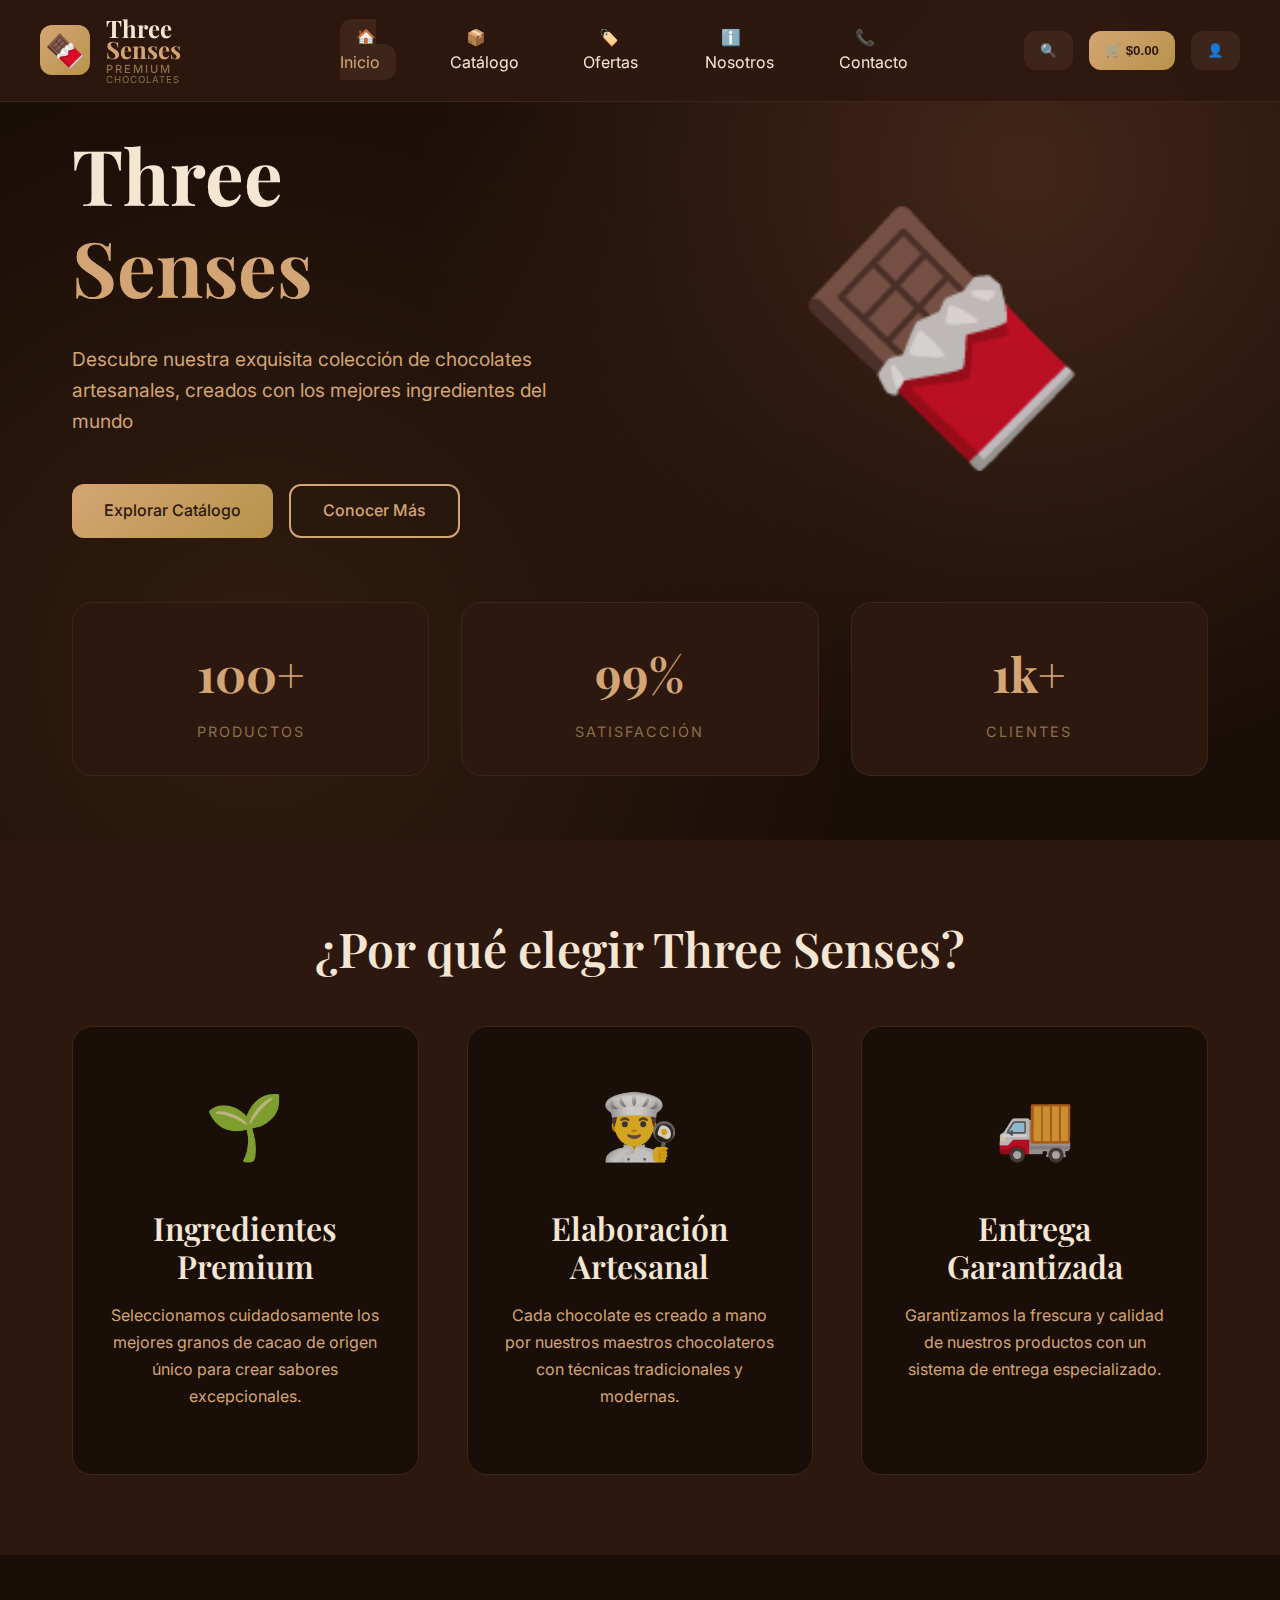
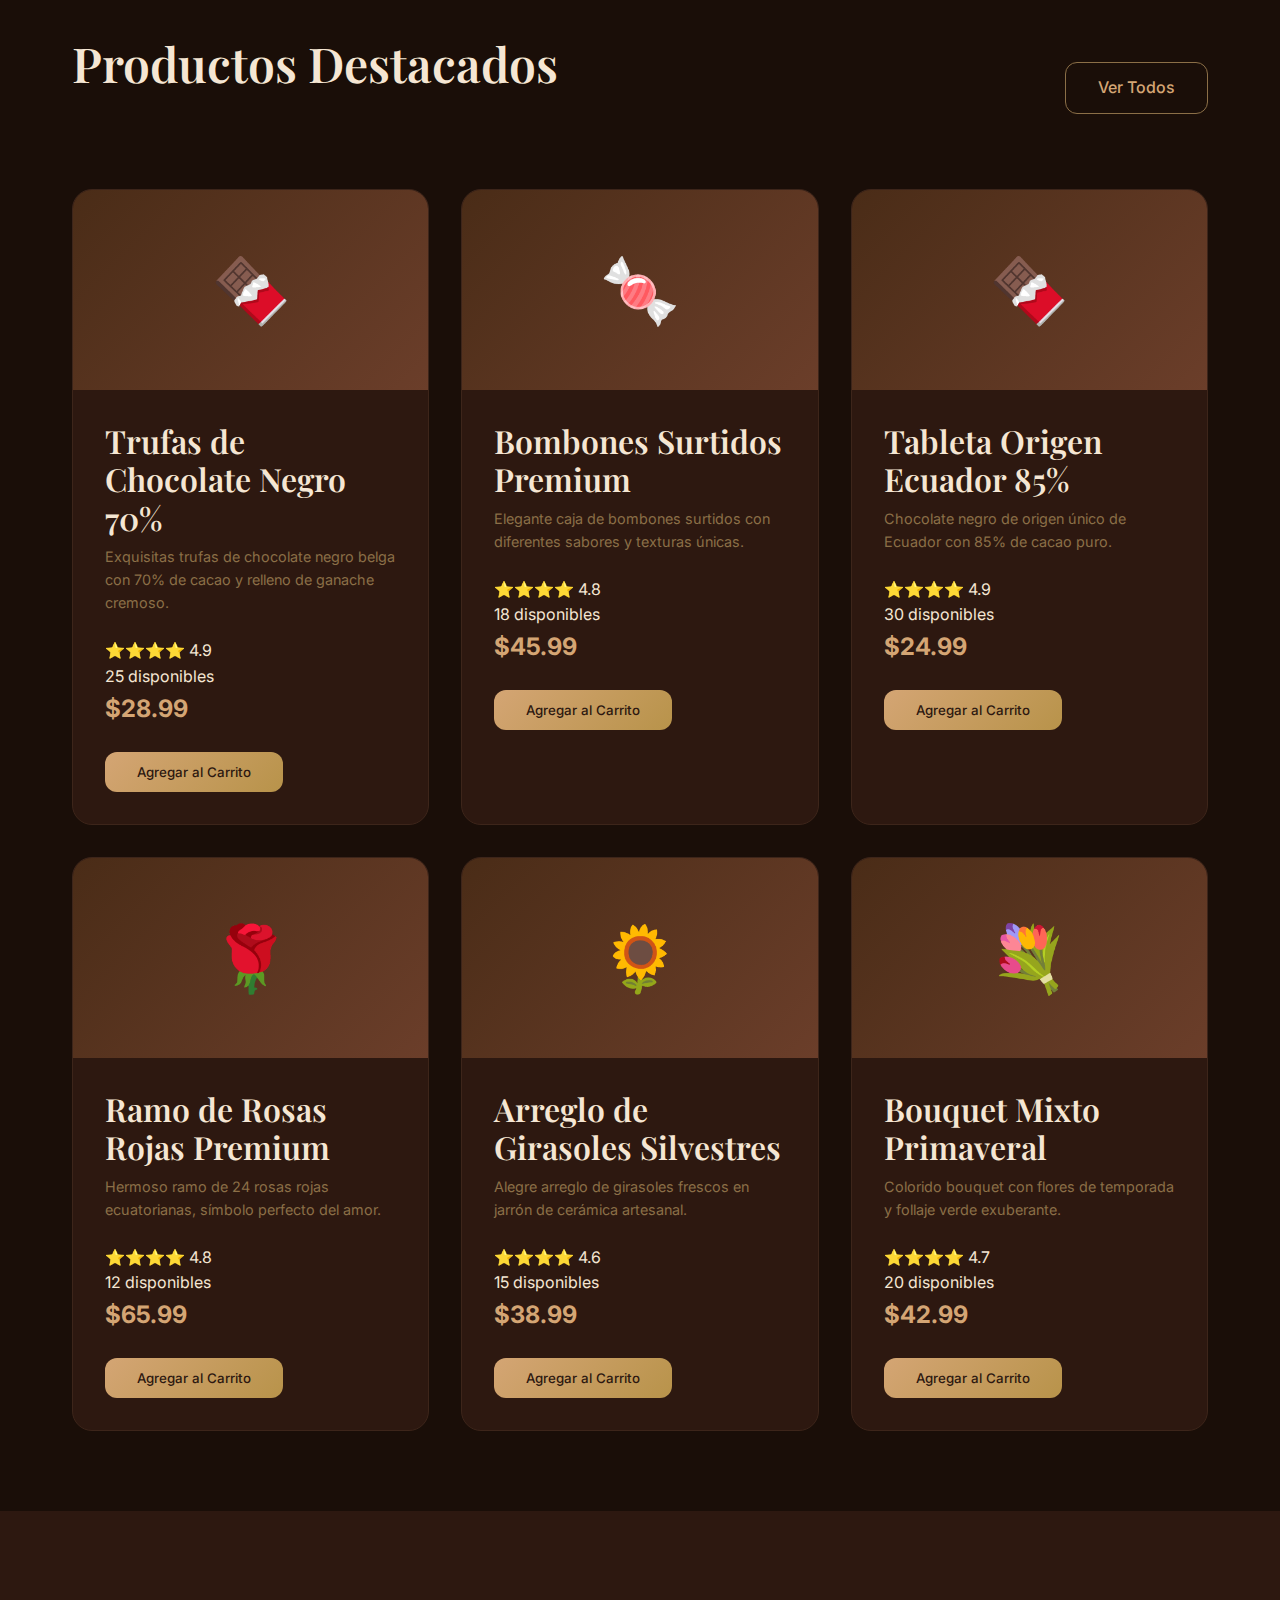
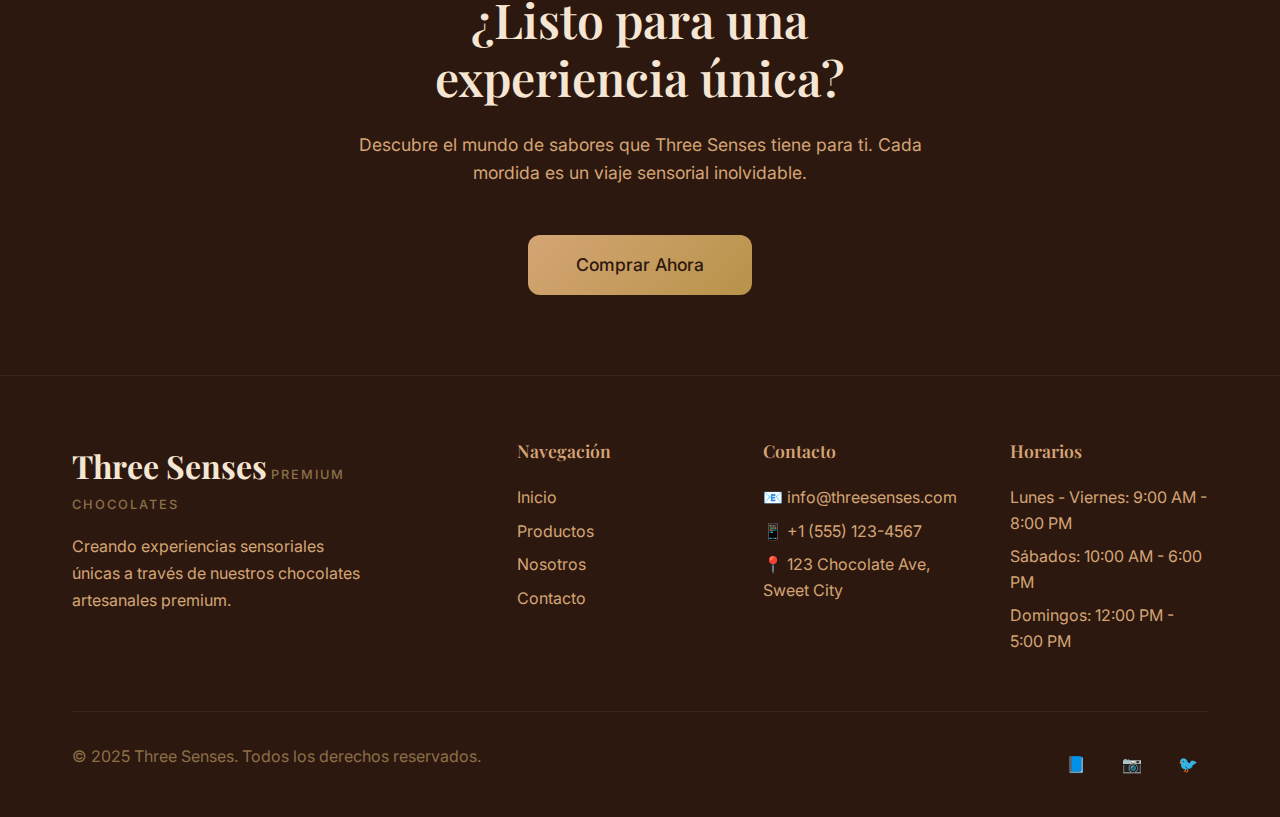
<file: index.html>
<!DOCTYPE html>
<html lang="es">
<head>
    <meta charset="UTF-8">
    <meta name="viewport" content="width=device-width, initial-scale=1.0">
    <title>Three Senses - Chocolates Premium</title>
    <link rel="stylesheet" href="./css/style.css">
    <link rel="preconnect" href="https://fonts.googleapis.com">
    <link rel="preconnect" href="https://fonts.gstatic.com" crossorigin>
    <link href="https://fonts.googleapis.com/css2?family=Playfair+Display:wght@400;600;700&family=Inter:wght@300;400;500;600&display=swap" rel="stylesheet">
</head>
<body>
    <header class="header">
        <nav class="nav container">
            <div class="nav__brand">
                <div class="nav__logo">
                    <div class="logo-icon">🍫</div>
                    <div class="logo-text">
                        <span class="logo-main">Three</span>
                        <span class="logo-sub">Senses</span>
                        <span class="logo-premium">PREMIUM</span>
                        <span class="logo-tagline">CHOCOLATES</span>
                    </div>
                </div>
            </div>
            
            <ul class="nav__menu" id="navMenu">
                <li class="nav__item">
                    <a href="/index.html" class="nav__link nav__link--active">
                        🏠 Inicio
                    </a>
                </li>
                <li class="nav__item">
                    <a href="./html/productos.html" class="nav__link">
                        📦 Catálogo
                    </a>
                </li>
                <li class="nav__item">
                    <a href="ofertas.html" class="nav__link">
                        🏷️ Ofertas
                    </a>
                </li>
                <li class="nav__item">
                    <a href="./html/nosotros.html" class="nav__link">
                        ℹ️ Nosotros
                    </a>
                </li>
                <li class="nav__item">
                    <a href="contacto.html" class="nav__link">
                        📞 Contacto
                    </a>
                </li>
            </ul>
            
            <div class="nav__actions">
                <button class="search-btn">🔍</button>
                <button class="cart-btn" onclick="toggleCart()">
                    🛒 $0.00
                </button>
                <button class="user-btn">👤</button>
                <button class="nav__toggle" id="navToggle">☰</button>
            </div>
        </nav>
    </header>

    <main>
        <!-- Hero Section -->
        <section class="hero">
            <div class="hero__content container">
                <div class="hero__text">
                    <h1 class="hero__title">
                        Three<br>
                        <span class="hero__title--accent">Senses</span>
                    </h1>
                    <p class="hero__description">
                        Descubre nuestra exquisita colección de chocolates artesanales, 
                        creados con los mejores ingredientes del mundo
                    </p>
                    <div class="hero__cta">
                        <a href="./html/productos.html" class="btn btn--primary">Explorar Catálogo</a>
                        <a href="./html/nosotros.html" class="btn btn--secondary">Conocer Más</a>
                    </div>
                </div>
                <div class="hero__image">
                    <div class="hero__chocolate">🍫</div>
                </div>
            </div>
            
            <!-- Stats -->
            <div class="hero__stats container">
                <div class="stat">
                    <span class="stat__number">100+</span>
                    <span class="stat__label">PRODUCTOS</span>
                </div>
                <div class="stat">
                    <span class="stat__number">99%</span>
                    <span class="stat__label">SATISFACCIÓN</span>
                </div>
                <div class="stat">
                    <span class="stat__number">1k+</span>
                    <span class="stat__label">CLIENTES</span>
                </div>
            </div>
        </section>

        <!-- Features Section -->
        <section class="features">
            <div class="container">
                <h2 class="section__title">¿Por qué elegir Three Senses?</h2>
                <div class="features__grid">
                    <div class="feature">
                        <div class="feature__icon">🌱</div>
                        <h3 class="feature__title">Ingredientes Premium</h3>
                        <p class="feature__description">
                            Seleccionamos cuidadosamente los mejores granos de cacao 
                            de origen único para crear sabores excepcionales.
                        </p>
                    </div>
                    <div class="feature">
                        <div class="feature__icon">👨‍🍳</div>
                        <h3 class="feature__title">Elaboración Artesanal</h3>
                        <p class="feature__description">
                            Cada chocolate es creado a mano por nuestros maestros chocolateros 
                            con técnicas tradicionales y modernas.
                        </p>
                    </div>
                    <div class="feature">
                        <div class="feature__icon">🚚</div>
                        <h3 class="feature__title">Entrega Garantizada</h3>
                        <p class="feature__description">
                            Garantizamos la frescura y calidad de nuestros productos 
                            con un sistema de entrega especializado.
                        </p>
                    </div>
                </div>
            </div>
        </section>

        <!-- Products Preview -->
        <section class="products-preview">
            <div class="container">
                <div class="section__header">
                    <h2 class="section__title">Productos Destacados</h2>
                    <a href="productos.html" class="btn btn--outline">Ver Todos</a>
                </div>
                
                <div class="products__grid" id="featuredProducts">
                    <!-- Products will be loaded here -->
                </div>
            </div>
        </section>

        <!-- CTA Section -->
        <section class="cta">
            <div class="container">
                <div class="cta__content">
                    <h2 class="cta__title">¿Listo para una experiencia única?</h2>
                    <p class="cta__description">
                        Descubre el mundo de sabores que Three Senses tiene para ti. 
                        Cada mordida es un viaje sensorial inolvidable.
                    </p>
                    <a href="productos.html" class="btn btn--primary btn--large">
                        Comprar Ahora
                    </a>
                </div>
            </div>
        </section>
    </main>

    <!-- Cart Modal -->
    <div class="cart-modal" id="cartModal">
        <div class="cart-modal__backdrop" onclick="toggleCart()"></div>
        <div class="cart-modal__content">
            <div class="cart-modal__header">
                <h3>Mi Carrito</h3>
                <button class="cart-modal__close" onclick="toggleCart()">✕</button>
            </div>
            <div class="cart-modal__body" id="cartItems">
                <div class="cart-empty">
                    <div class="cart-empty__icon">🛒</div>
                    <p>Tu carrito está vacío</p>
                    <a href="productos.html" class="btn btn--primary">Ver Productos</a>
                </div>
            </div>
            <div class="cart-modal__footer">
                <div class="cart-total" id="cartTotal">Total: $0.00</div>
                <button class="btn btn--primary btn--full" onclick="checkout()">
                    Proceder al Pago
                </button>
            </div>
        </div>
    </div>

    <footer class="footer">
        <div class="container">
            <div class="footer__content">
                <div class="footer__section">
                    <div class="footer__brand">
                        <div class="footer__logo">
                            <span class="logo-main">Three Senses</span>
                            <span class="logo-premium">PREMIUM CHOCOLATES</span>
                        </div>
                        <p class="footer__description">
                            Creando experiencias sensoriales únicas a través de 
                            nuestros chocolates artesanales premium.
                        </p>
                    </div>
                </div>
                
                <div class="footer__section">
                    <h4 class="footer__title">Navegación</h4>
                    <ul class="footer__links">
                        <li><a href="index.html">Inicio</a></li>
                        <li><a href="productos.html">Productos</a></li>
                        <li><a href="nosotros.html">Nosotros</a></li>
                        <li><a href="contacto.html">Contacto</a></li>
                    </ul>
                </div>
                
                <div class="footer__section">
                    <h4 class="footer__title">Contacto</h4>
                    <div class="footer__contact">
                        <p>📧 info@threesenses.com</p>
                        <p>📱 +1 (555) 123-4567</p>
                        <p>📍 123 Chocolate Ave, Sweet City</p>
                    </div>
                </div>
                
                <div class="footer__section">
                    <h4 class="footer__title">Horarios</h4>
                    <div class="footer__hours">
                        <p>Lunes - Viernes: 9:00 AM - 8:00 PM</p>
                        <p>Sábados: 10:00 AM - 6:00 PM</p>
                        <p>Domingos: 12:00 PM - 5:00 PM</p>
                    </div>
                </div>
            </div>
            
            <div class="footer__bottom">
                <p>&copy; 2025 Three Senses. Todos los derechos reservados.</p>
                <div class="footer__social">
                    <a href="#">📘</a>
                    <a href="#">📷</a>
                    <a href="#">🐦</a>
                </div>
            </div>
        </div>
    </footer>

</body>
    <script src="./js/main.js"></script>

</html>
</file>
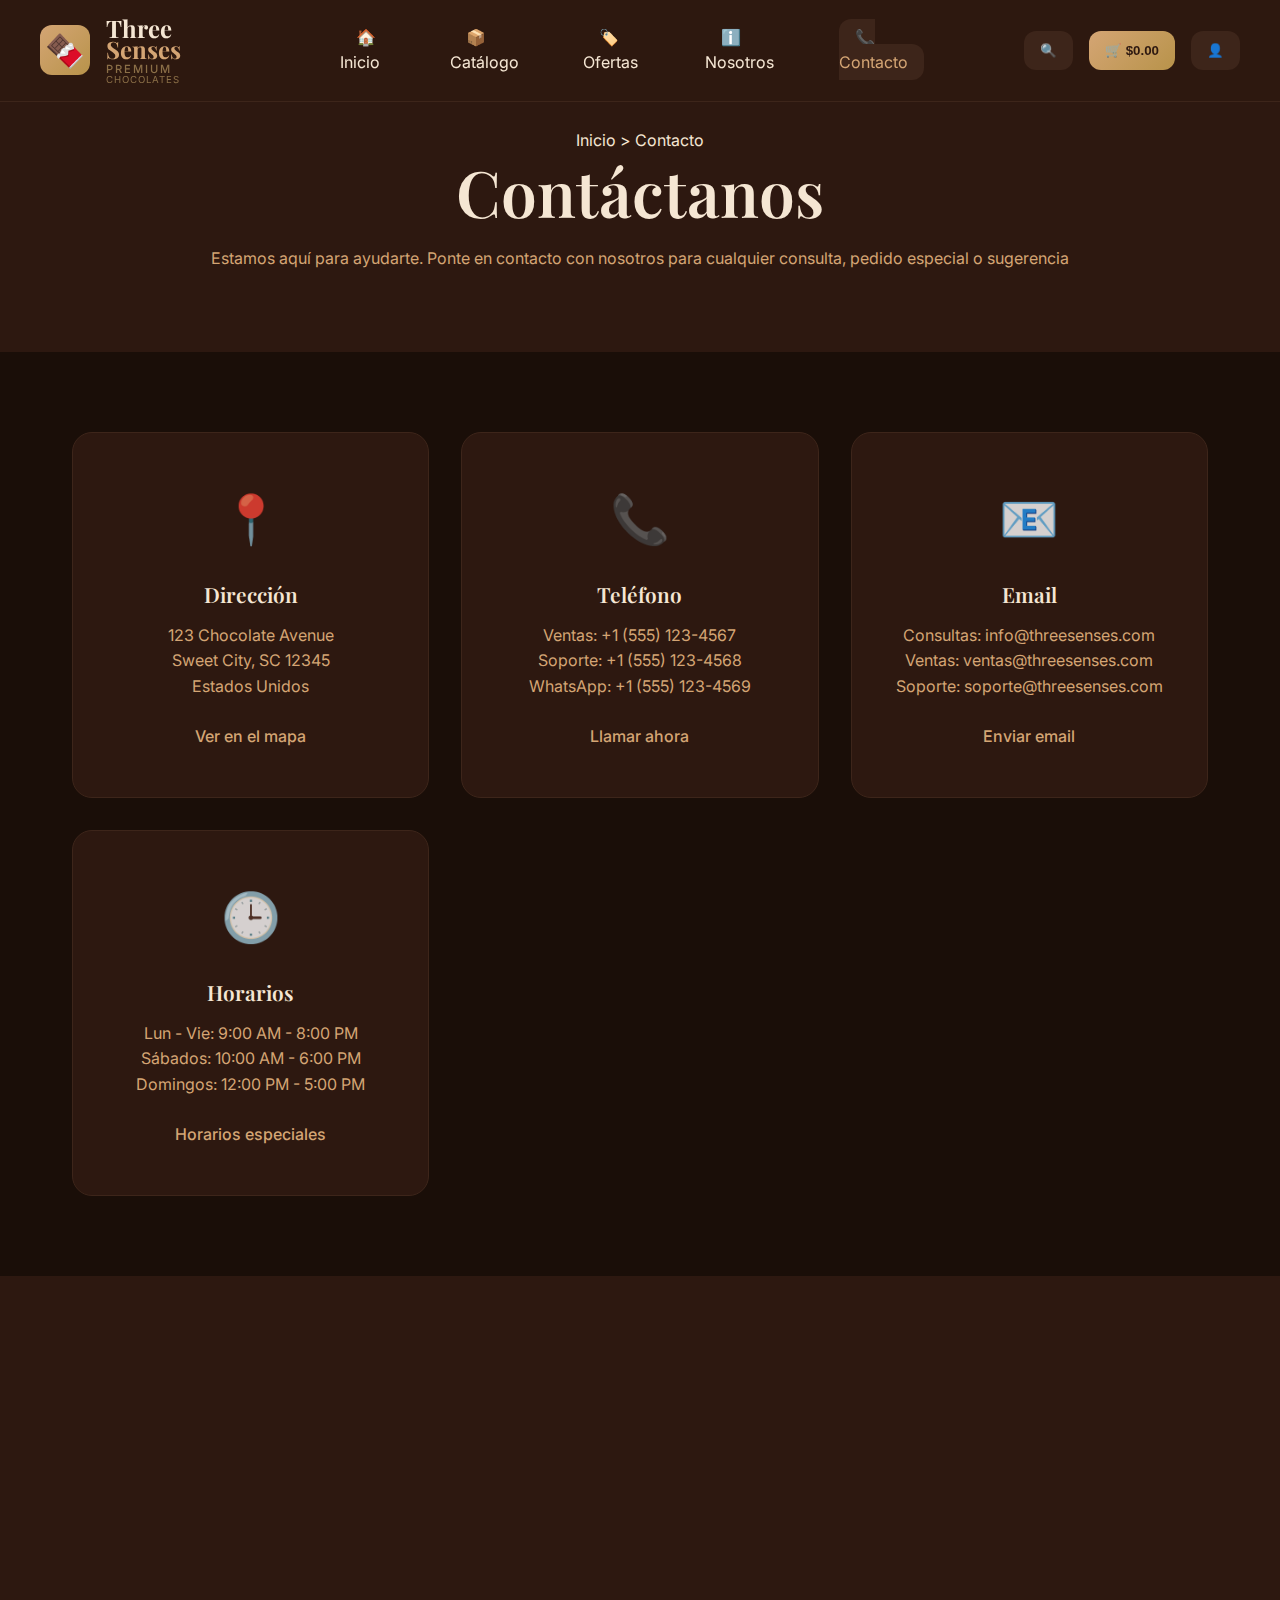
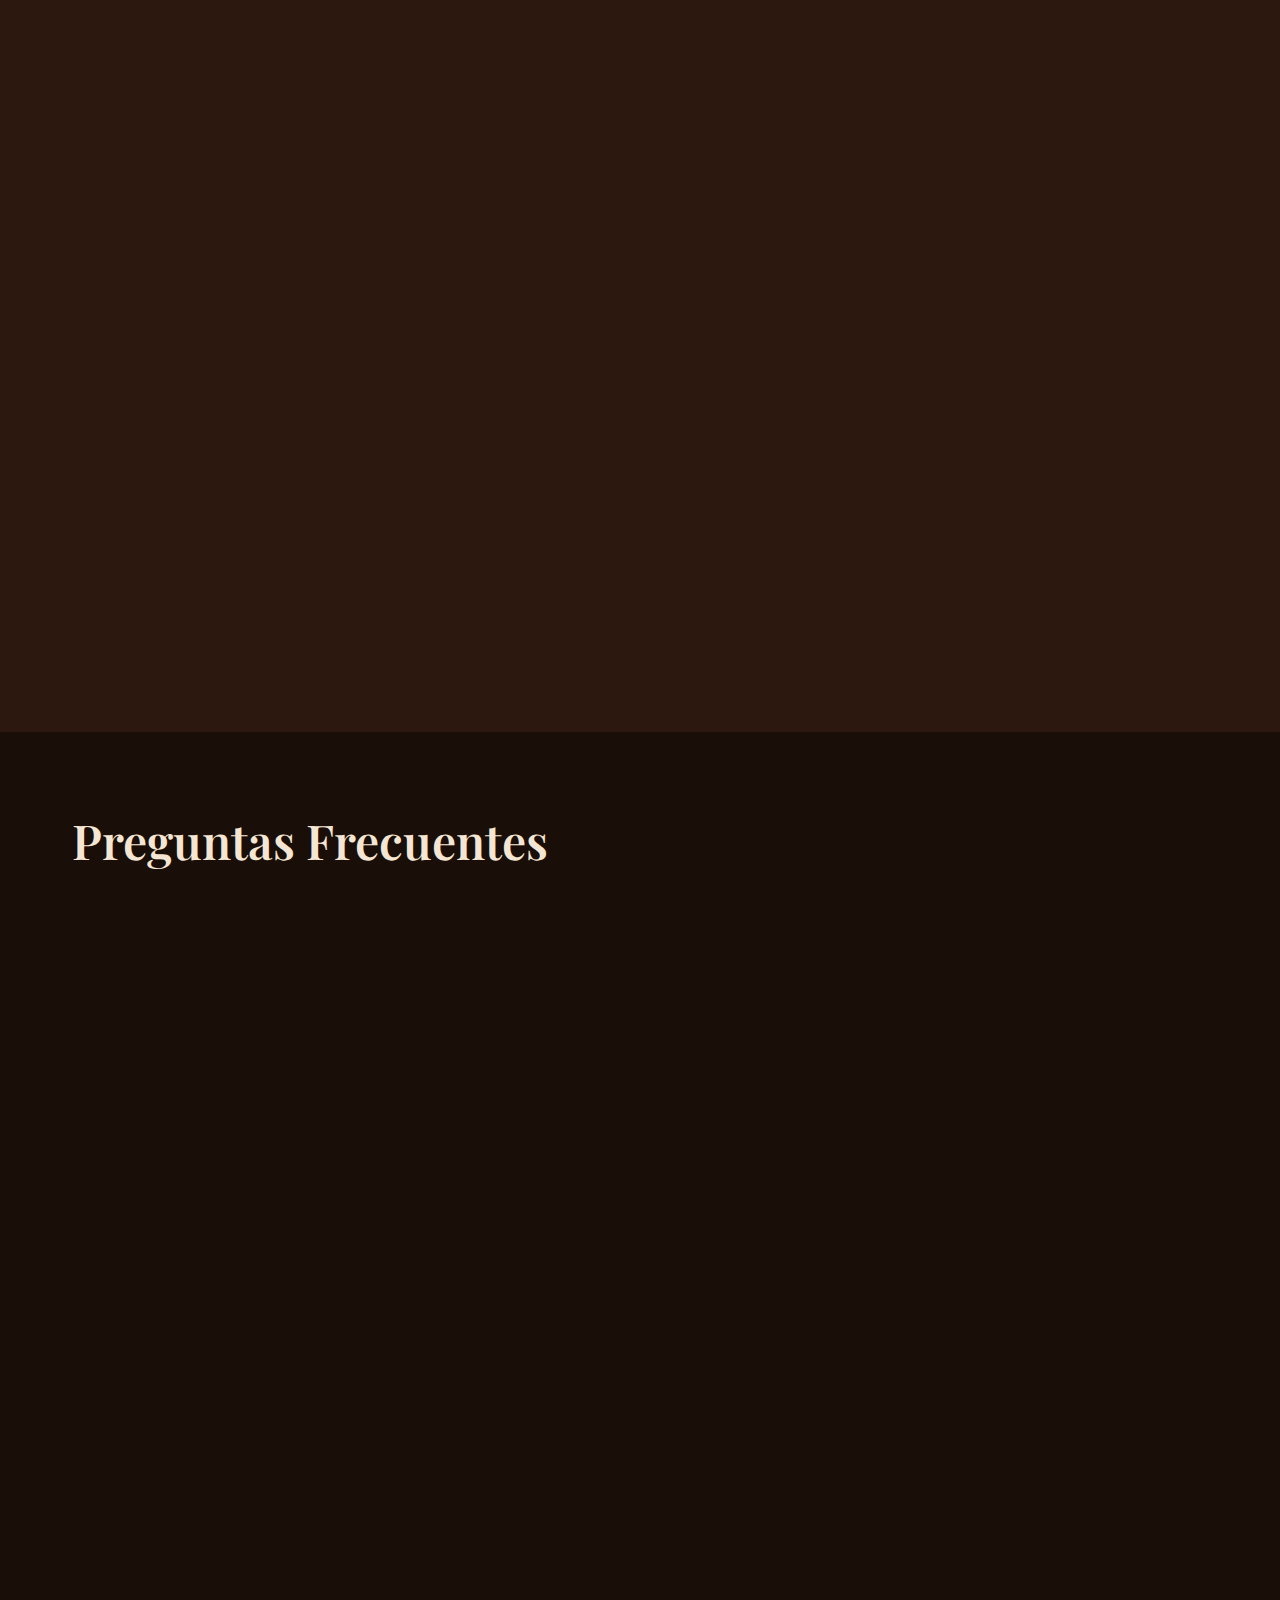
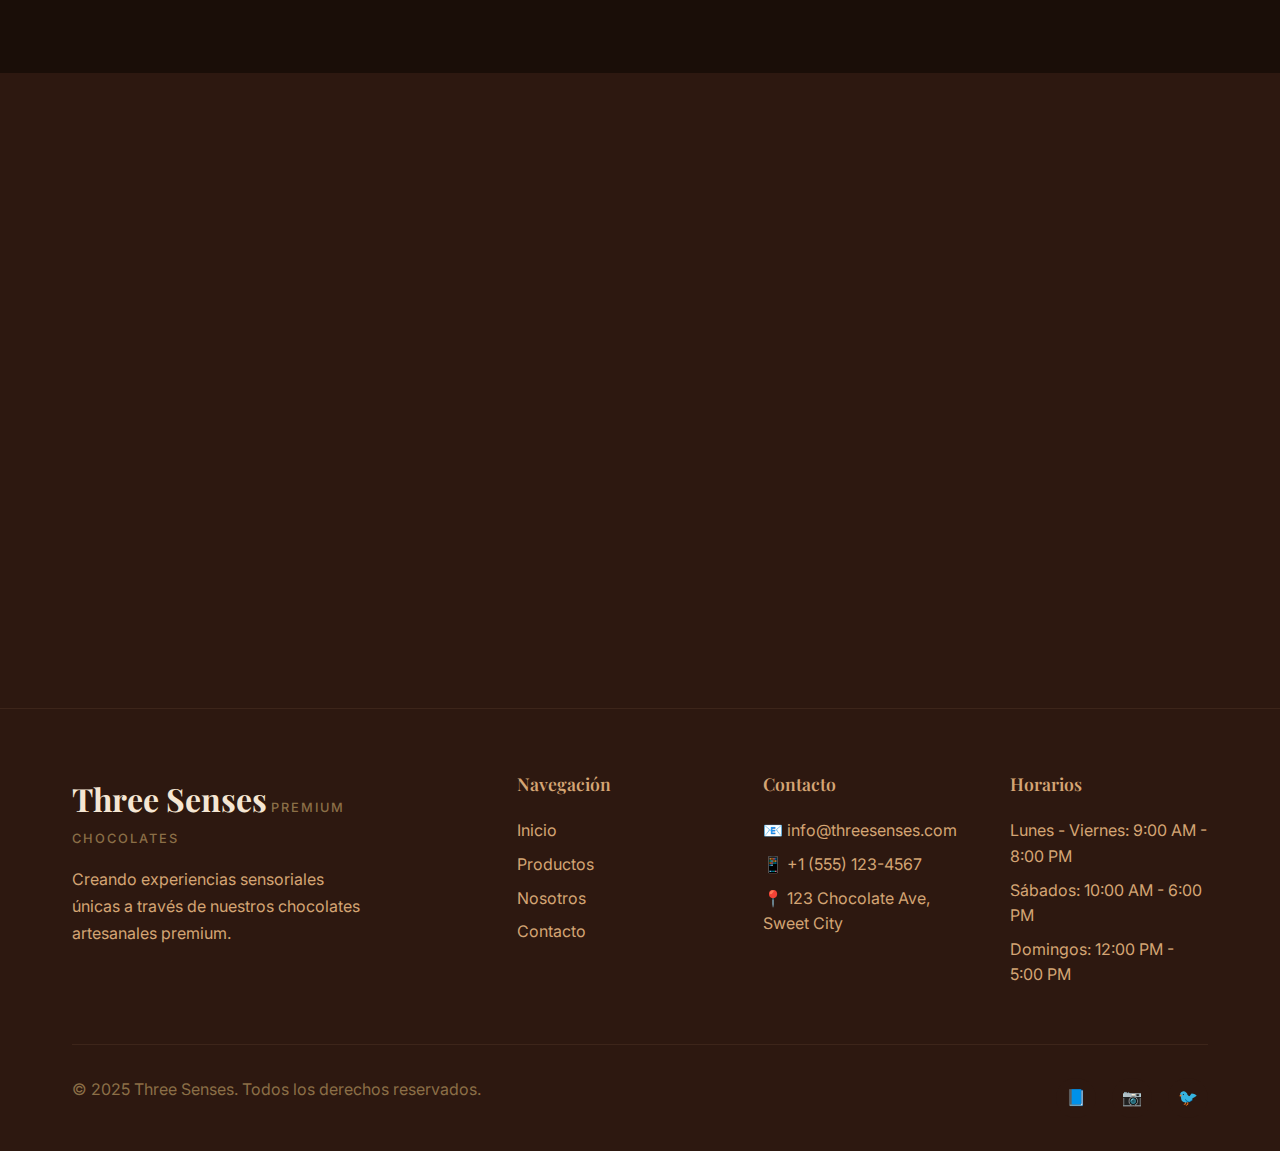
<file: html/contacto.html>
<!DOCTYPE html>
<html lang="es">
<head>
    <meta charset="UTF-8">
    <meta name="viewport" content="width=device-width, initial-scale=1.0">
    <title>Contacto - Three Senses</title>
    <link rel="stylesheet" href="../css/style.css"> 
    <link rel="preconnect" href="https://fonts.googleapis.com">
    <link rel="preconnect" href="https://fonts.gstatic.com" crossorigin>
    <link href="https://fonts.googleapis.com/css2?family=Playfair+Display:wght@400;600;700&family=Inter:wght@300;400;500;600&display=swap" rel="stylesheet">
</head>
<body>
    <header class="header">
        <nav class="nav container">
            <div class="nav__brand">
                <div class="nav__logo">
                    <div class="logo-icon">🍫</div>
                    <div class="logo-text">
                        <span class="logo-main">Three</span>
                        <span class="logo-sub">Senses</span>
                        <span class="logo-premium">PREMIUM</span>
                        <span class="logo-tagline">CHOCOLATES</span>
                    </div>
                </div>
            </div>
            
            <ul class="nav__menu" id="navMenu">
                <li class="nav__item">
                    <a href="../index.html" class="nav__link">
                        🏠 Inicio
                    </a>
                </li>
                <li class="nav__item">
                    <a href="../html/productos.html" class="nav__link">
                        📦 Catálogo
                    </a>
                </li>
                <li class="nav__item">
                    <a href="#" class="nav__link">
                        🏷️ Ofertas
                    </a>
                </li>
                <li class="nav__item">
                    <a href="../html/nosotros.html" class="nav__link">
                        ℹ️ Nosotros
                    </a>
                </li>
                <li class="nav__item">
                    <a href="contacto.html" class="nav__link nav__link--active">
                        📞 Contacto
                    </a>
                </li>
            </ul>
            
            <div class="nav__actions">
                <button class="search-btn">🔍</button>
                <button class="cart-btn" onclick="toggleCart()">
                    🛒 $0.00
                </button>
                <button class="user-btn">👤</button>
                <button class="nav__toggle" id="navToggle">☰</button>
            </div>
        </nav>
    </header>

    <main>
        <!-- Hero Section -->
        <section class="contact-hero">
            <div class="container">
                <div class="breadcrumb">
                    <a href="../index.html">Inicio</a> > <span>Contacto</span>
                </div>
                <h1 class="page-title">Contáctanos</h1>
                <p class="page-description">
                    Estamos aquí para ayudarte. Ponte en contacto con nosotros 
                    para cualquier consulta, pedido especial o sugerencia
                </p>
            </div>
        </section>

        <!-- Contact Information -->
        <section class="contact-info">
            <div class="container">
                <div class="contact-grid">
                    <div class="contact-card">
                        <div class="contact-icon">📍</div>
                        <h3>Dirección</h3>
                        <p>123 Chocolate Avenue<br>
                        Sweet City, SC 12345<br>
                        Estados Unidos</p>
                        <a href="#" class="contact-link">Ver en el mapa</a>
                    </div>
                    
                    <div class="contact-card">
                        <div class="contact-icon">📞</div>
                        <h3>Teléfono</h3>
                        <p>Ventas: +1 (555) 123-4567<br>
                        Soporte: +1 (555) 123-4568<br>
                        WhatsApp: +1 (555) 123-4569</p>
                        <a href="tel:+15551234567" class="contact-link">Llamar ahora</a>
                    </div>
                    
                    <div class="contact-card">
                        <div class="contact-icon">📧</div>
                        <h3>Email</h3>
                        <p>Consultas: info@threesenses.com<br>
                        Ventas: ventas@threesenses.com<br>
                        Soporte: soporte@threesenses.com</p>
                        <a href="mailto:info@threesenses.com" class="contact-link">Enviar email</a>
                    </div>
                    
                    <div class="contact-card">
                        <div class="contact-icon">🕒</div>
                        <h3>Horarios</h3>
                        <p>Lun - Vie: 9:00 AM - 8:00 PM<br>
                        Sábados: 10:00 AM - 6:00 PM<br>
                        Domingos: 12:00 PM - 5:00 PM</p>
                        <a href="#" class="contact-link">Horarios especiales</a>
                    </div>
                </div>
            </div>
        </section>

        <!-- Contact Form & Map -->
        <section class="contact-form-section">
            <div class="container">
                <div class="contact-content">
                    <!-- Contact Form -->
                    <div class="form-container">
                        <h2>Envíanos un Mensaje</h2>
                        <p class="form-description">
                            Complete el formulario y nos pondremos en contacto contigo 
                            dentro de 24 horas hábiles
                        </p>
                        
                        <form class="contact-form" id="contactForm" onsubmit="handleFormSubmit(event)">
                            <div class="form-group">
                                <label for="name">Nombre Completo *</label>
                                <input type="text" id="name" name="name" required>
                            </div>
                            
                            <div class="form-group">
                                <label for="email">Correo Electrónico *</label>
                                <input type="email" id="email" name="email" required>
                            </div>
                            
                            <div class="form-group">
                                <label for="phone">Teléfono</label>
                                <input type="tel" id="phone" name="phone">
                            </div>
                            
                            <div class="form-group">
                                <label for="subject">Asunto *</label>
                                <select id="subject" name="subject" required>
                                    <option value="">Selecciona un asunto</option>
                                    <option value="consulta-general">Consulta General</option>
                                    <option value="pedido-especial">Pedido Especial</option>
                                    <option value="soporte-tecnico">Soporte Técnico</option>
                                    <option value="sugerencia">Sugerencia</option>
                                    <option value="reclamo">Reclamo</option>
                                    <option value="colaboracion">Oportunidad de Colaboración</option>
                                </select>
                            </div>
                            
                            <div class="form-group">
                                <label for="message">Mensaje *</label>
                                <textarea id="message" name="message" rows="6" required 
                                         placeholder="Cuéntanos cómo podemos ayudarte..."></textarea>
                            </div>
                            
                            <div class="form-group checkbox-group">
                                <label class="checkbox-label">
                                    <input type="checkbox" id="newsletter" name="newsletter">
                                    <span class="checkmark"></span>
                                    Quiero recibir noticias y ofertas especiales
                                </label>
                            </div>
                            
                            <div class="form-group checkbox-group">
                                <label class="checkbox-label">
                                    <input type="checkbox" id="privacy" name="privacy" required>
                                    <span class="checkmark"></span>
                                    Acepto la <a href="#" class="privacy-link">política de privacidad</a> *
                                </label>
                            </div>
                            
                            <button type="submit" class="btn btn--primary btn--large">
                                Enviar Mensaje
                            </button>
                        </form>
                    </div>
                    
                    <!-- Map and Additional Info -->
                    <div class="map-container">
                        <h3>Encuéntranos</h3>
                        <div class="map-placeholder">
                            <div class="map-icon">🗺️</div>
                            <p>Mapa Interactivo</p>
                            <p class="map-address">123 Chocolate Avenue, Sweet City</p>
                        </div>
                        
                        <div class="location-details">
                            <h4>Detalles de Ubicación</h4>
                            <ul>
                                <li>🚗 Estacionamiento gratuito disponible</li>
                                <li>🚌 Transporte público cercano</li>
                                <li>♿ Acceso para discapacitados</li>
                                <li>🏪 Tienda física abierta</li>
                            </ul>
                        </div>
                        
                        <div class="emergency-contact">
                            <h4>Contacto de Emergencia</h4>
                            <p>Para pedidos urgentes o problemas fuera del horario comercial:</p>
                            <p class="emergency-phone">📱 +1 (555) 911-CHOC</p>
                        </div>
                    </div>
                </div>
            </div>
        </section>

        <!-- FAQ Section -->
        <section class="faq-section">
            <div class="container">
                <h2 class="section-title">Preguntas Frecuentes</h2>
                <div class="faq-grid">
                    <div class="faq-item">
                        <button class="faq-question" onclick="toggleFAQ(this)">
                            <span>¿Cuál es el tiempo de entrega?</span>
                            <span class="faq-icon">+</span>
                        </button>
                        <div class="faq-answer">
                            <p>El tiempo de entrega estándar es de 2-4 días hábiles. Para pedidos urgentes, ofrecemos entrega express en 24 horas con costo adicional.</p>
                        </div>
                    </div>
                    
                    <div class="faq-item">
                        <button class="faq-question" onclick="toggleFAQ(this)">
                            <span>¿Hacen pedidos personalizados?</span>
                            <span class="faq-icon">+</span>
                        </button>
                        <div class="faq-answer">
                            <p>¡Sí! Creamos chocolates personalizados para eventos especiales, bodas, cumpleaños y ocasiones corporativas. Contactanos para más detalles.</p>
                        </div>
                    </div>
                    
                    <div class="faq-item">
                        <button class="faq-question" onclick="toggleFAQ(this)">
                            <span>¿Qué métodos de pago aceptan?</span>
                            <span class="faq-icon">+</span>
                        </button>
                        <div class="faq-answer">
                            <p>Aceptamos todas las tarjetas de crédito principales, PayPal, transferencias bancarias y pago en efectivo en nuestra tienda física.</p>
                        </div>
                    </div>
                    
                    <div class="faq-item">
                        <button class="faq-question" onclick="toggleFAQ(this)">
                            <span>¿Tienen productos sin azúcar?</span>
                            <span class="faq-icon">+</span>
                        </button>
                        <div class="faq-answer">
                            <p>Sí, tenemos una línea completa de chocolates sin azúcar, veganos y libres de gluten. Consulta nuestra sección de productos especiales.</p>
                        </div>
                    </div>
                    
                    <div class="faq-item">
                        <button class="faq-question" onclick="toggleFAQ(this)">
                            <span>¿Cómo conservar los chocolates?</span>
                            <span class="faq-icon">+</span>
                        </button>
                        <div class="faq-answer">
                            <p>Para mantener la frescura, conserva los chocolates en un lugar fresco y seco, entre 15-18°C. Evita la exposición directa al sol y fuentes de calor.</p>
                        </div>
                    </div>
                    
                    <div class="faq-item">
                        <button class="faq-question" onclick="toggleFAQ(this)">
                            <span>¿Ofrecen servicio de catering?</span>
                            <span class="faq-icon">+</span>
                        </button>
                        <div class="faq-answer">
                            <p>Sí, ofrecemos servicios de catering para eventos corporativos, bodas y fiestas. Incluye mesa de chocolates, fuente de chocolate y más.</p>
                        </div>
                    </div>
                </div>
            </div>
        </section>

        <!-- Social Media & Newsletter -->
        <section class="social-newsletter">
            <div class="container">
                <div class="social-content">
                    <div class="social-section">
                        <h3>Síguenos en Redes Sociales</h3>
                        <p>Mantente actualizado con nuestras últimas creaciones y ofertas especiales</p>
                        <div class="social-links">
                            <a href="https://www.facebook.com/" class="social-link">
                                <span class="social-icon">📘</span>
                                <span>Facebook</span>
                            </a>
                            <a href="#" class="social-link">
                                <span class="social-icon">📷</span>
                                <span>Instagram</span>
                            </a>
                            <a href="#" class="social-link">
                                <span class="social-icon">🐦</span>
                                <span>Twitter</span>
                            </a>
                            <a href="#" class="social-link">
                                <span class="social-icon">🎬</span>
                                <span>TikTok</span>
                            </a>
                        </div>
                    </div>
                    
                    <div class="newsletter-section">
                        <h3>Suscríbete a Nuestro Newsletter</h3>
                        <p>Recibe ofertas exclusivas, nuevos productos y contenido especial</p>
                        <form class="newsletter-form" onsubmit="handleNewsletterSubmit(event)">
                            <div class="newsletter-input-group">
                                <input type="email" placeholder="Tu correo electrónico" required>
                                <button type="submit" class="btn btn--primary">Suscribirse</button>
                            </div>
                            <p class="newsletter-terms">
                                Al suscribirte, aceptas recibir emails de Three Senses. 
                                Puedes cancelar en cualquier momento.
                            </p>
                        </form>
                    </div>
                </div>
            </div>
        </section>
    </main>

    <!-- Success Modal -->
    <div class="success-modal hidden" id="successModal">
        <div class="success-modal__backdrop" onclick="closeSuccessModal()"></div>
        <div class="success-modal__content">
            <div class="success-icon">✅</div>
            <h3>¡Mensaje Enviado!</h3>
            <p>Gracias por contactarnos. Hemos recibido tu mensaje y te responderemos dentro de 24 horas hábiles.</p>
            <button class="btn btn--primary" onclick="closeSuccessModal()">Cerrar</button>
        </div>
    </div>

    <!-- Cart Modal -->
    <div class="cart-modal" id="cartModal">
        <div class="cart-modal__backdrop" onclick="toggleCart()"></div>
        <div class="cart-modal__content">
            <div class="cart-modal__header">
                <h3>Mi Carrito</h3>
                <button class="cart-modal__close" onclick="toggleCart()">✕</button>
            </div>
            <div class="cart-modal__body" id="cartItems">
                <div class="cart-empty">
                    <div class="cart-empty__icon">🛒</div>
                    <p>Tu carrito está vacío</p>
                    <a href="../html/productos.html" class="btn btn--primary">Ver Productos</a>
                </div>
            </div>
            <div class="cart-modal__footer">
                <div class="cart-total" id="cartTotal">Total: $0.00</div>
                <button class="btn btn--primary btn--full" onclick="checkout()">
                    Proceder al Pago
                </button>
            </div>
        </div>
    </div>

    <footer class="footer">
        <div class="container">
            <div class="footer__content">
                <div class="footer__section">
                    <div class="footer__brand">
                        <div class="footer__logo">
                            <span class="logo-main">Three Senses</span>
                            <span class="logo-premium">PREMIUM CHOCOLATES</span>
                        </div>
                        <p class="footer__description">
                            Creando experiencias sensoriales únicas a través de 
                            nuestros chocolates artesanales premium.
                        </p>
                    </div>
                </div>
                
                <div class="footer__section">
                    <h4 class="footer__title">Navegación</h4>
                    <ul class="footer__links">
                        <li><a href="../index.html">Inicio</a></li>
                        <li><a href="../html/productos.html">Productos</a></li>
                        <li><a href="../html/nosotros.html">Nosotros</a></li>
                        <li><a href="../html/contacto.html">Contacto</a></li>
                    </ul>
                </div>
                
                <div class="footer__section">
                    <h4 class="footer__title">Contacto</h4>
                    <div class="footer__contact">
                        <p>📧 info@threesenses.com</p>
                        <p>📱 +1 (555) 123-4567</p>
                        <p>📍 123 Chocolate Ave, Sweet City</p>
                    </div>
                </div>
                
                <div class="footer__section">
                    <h4 class="footer__title">Horarios</h4>
                    <div class="footer__hours">
                        <p>Lunes - Viernes: 9:00 AM - 8:00 PM</p>
                        <p>Sábados: 10:00 AM - 6:00 PM</p>
                        <p>Domingos: 12:00 PM - 5:00 PM</p>
                    </div>
                </div>
            </div>
            
            <div class="footer__bottom">
                <p>&copy; 2025 Three Senses. Todos los derechos reservados.</p>
                <div class="footer__social">
                    <a href="#">📘</a>
                    <a href="#">📷</a>
                    <a href="#">🐦</a>
                </div>
            </div>
        </div>
    </footer>

<!--     <script src="../js/main.js"></script> -->   
 <script src="../js/contacto.js"></script>
</body>
</html>
</file>
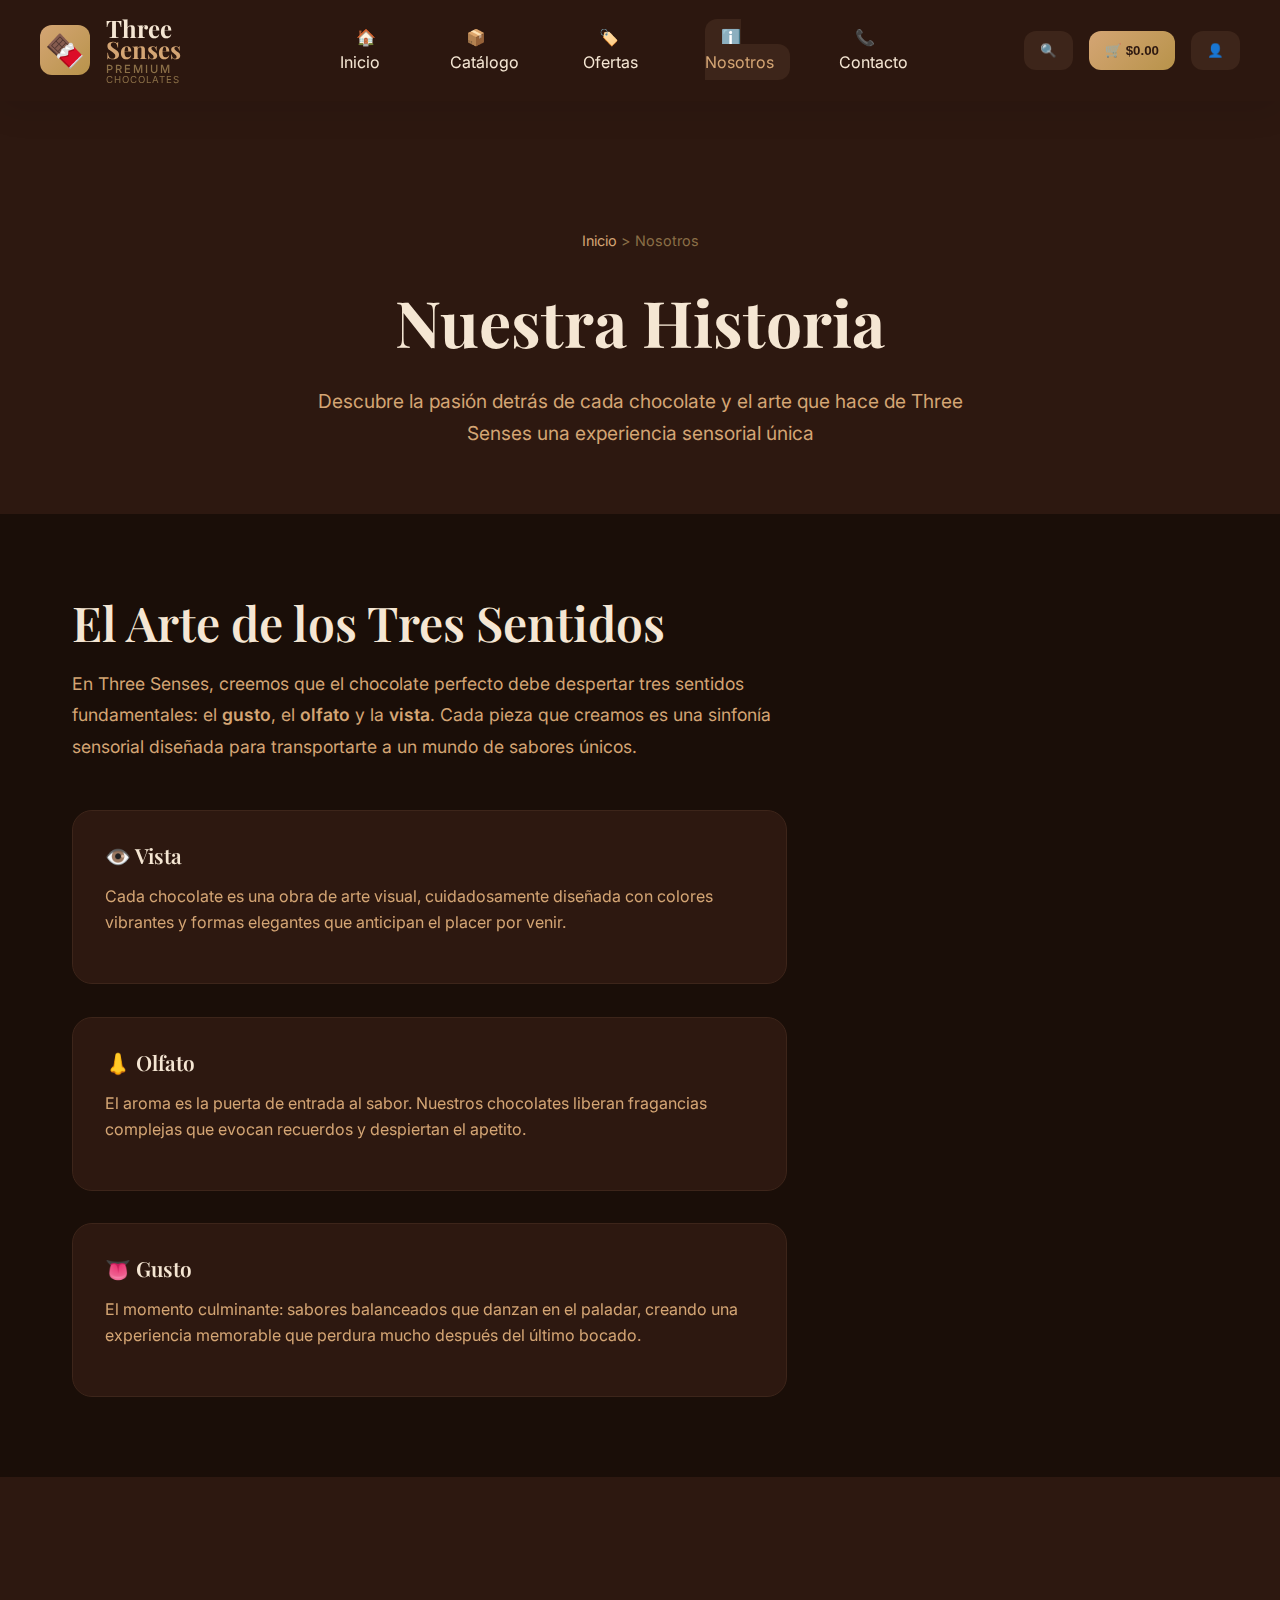
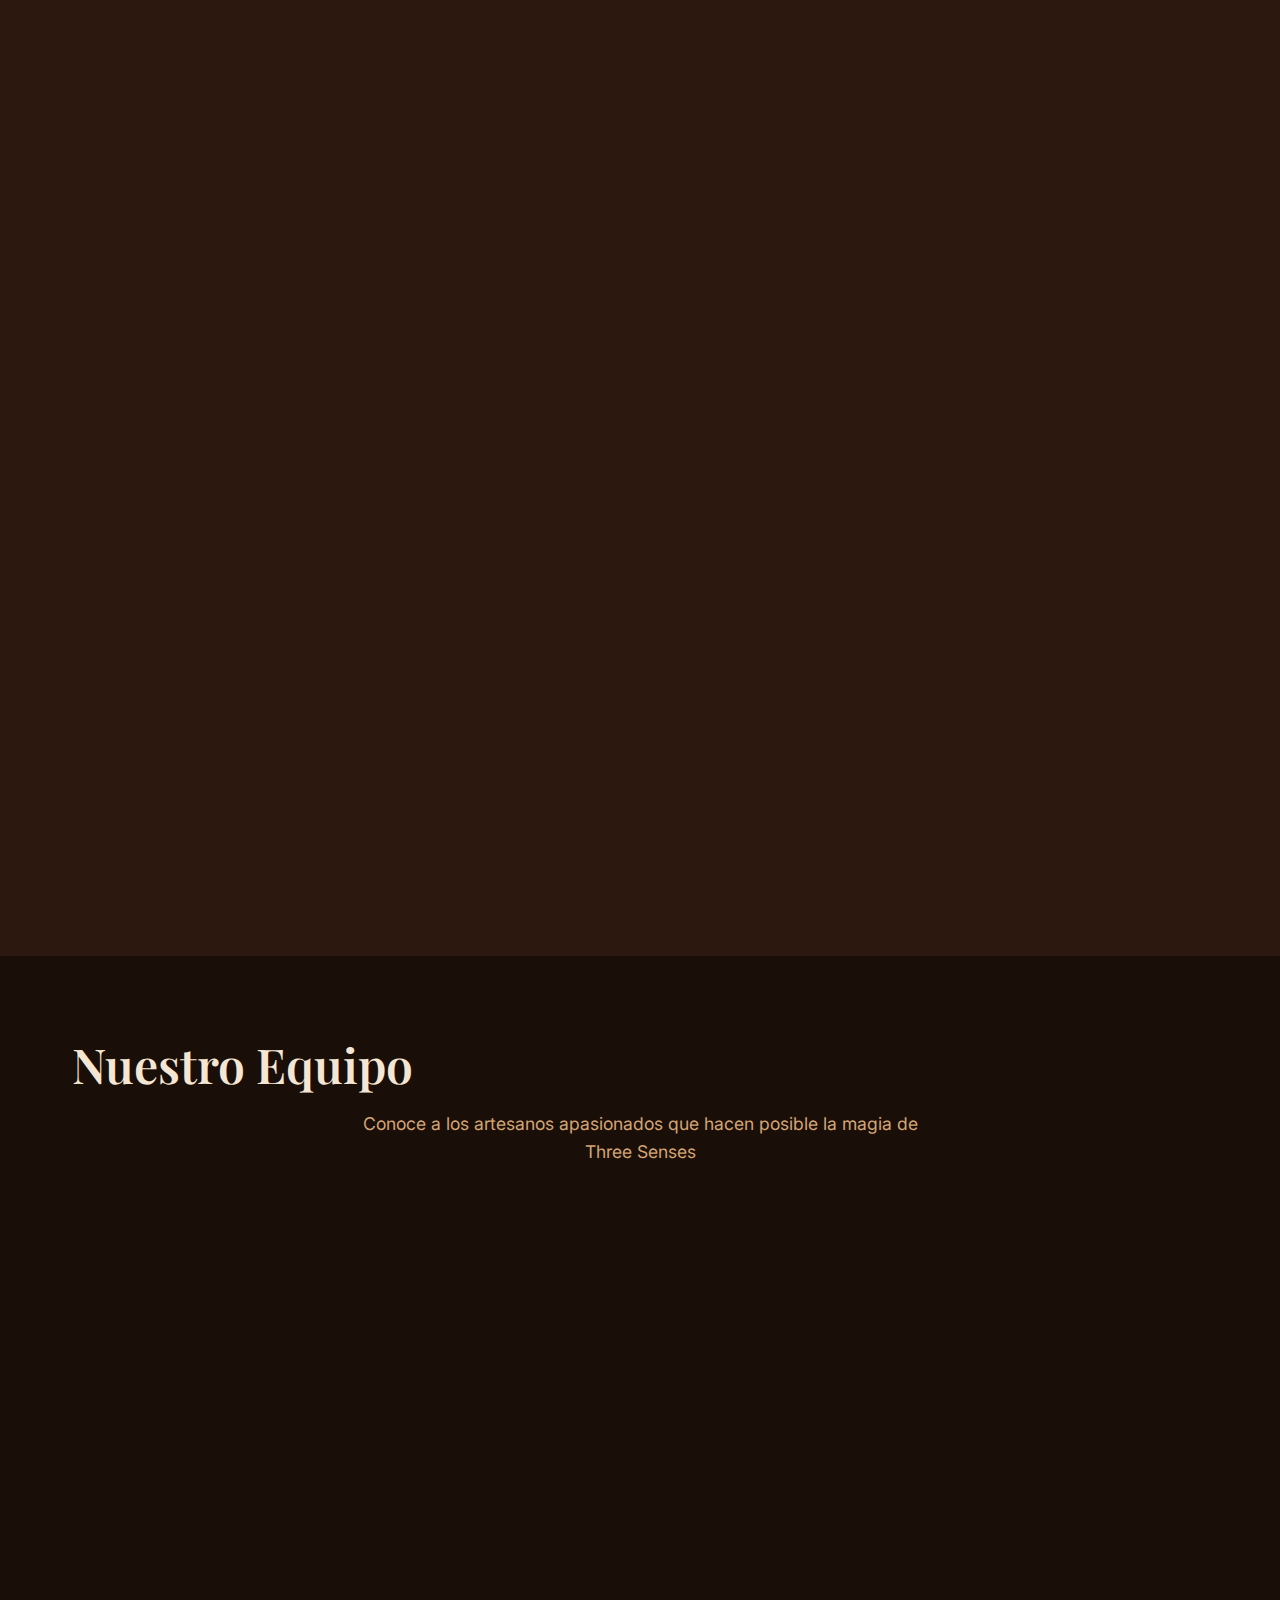
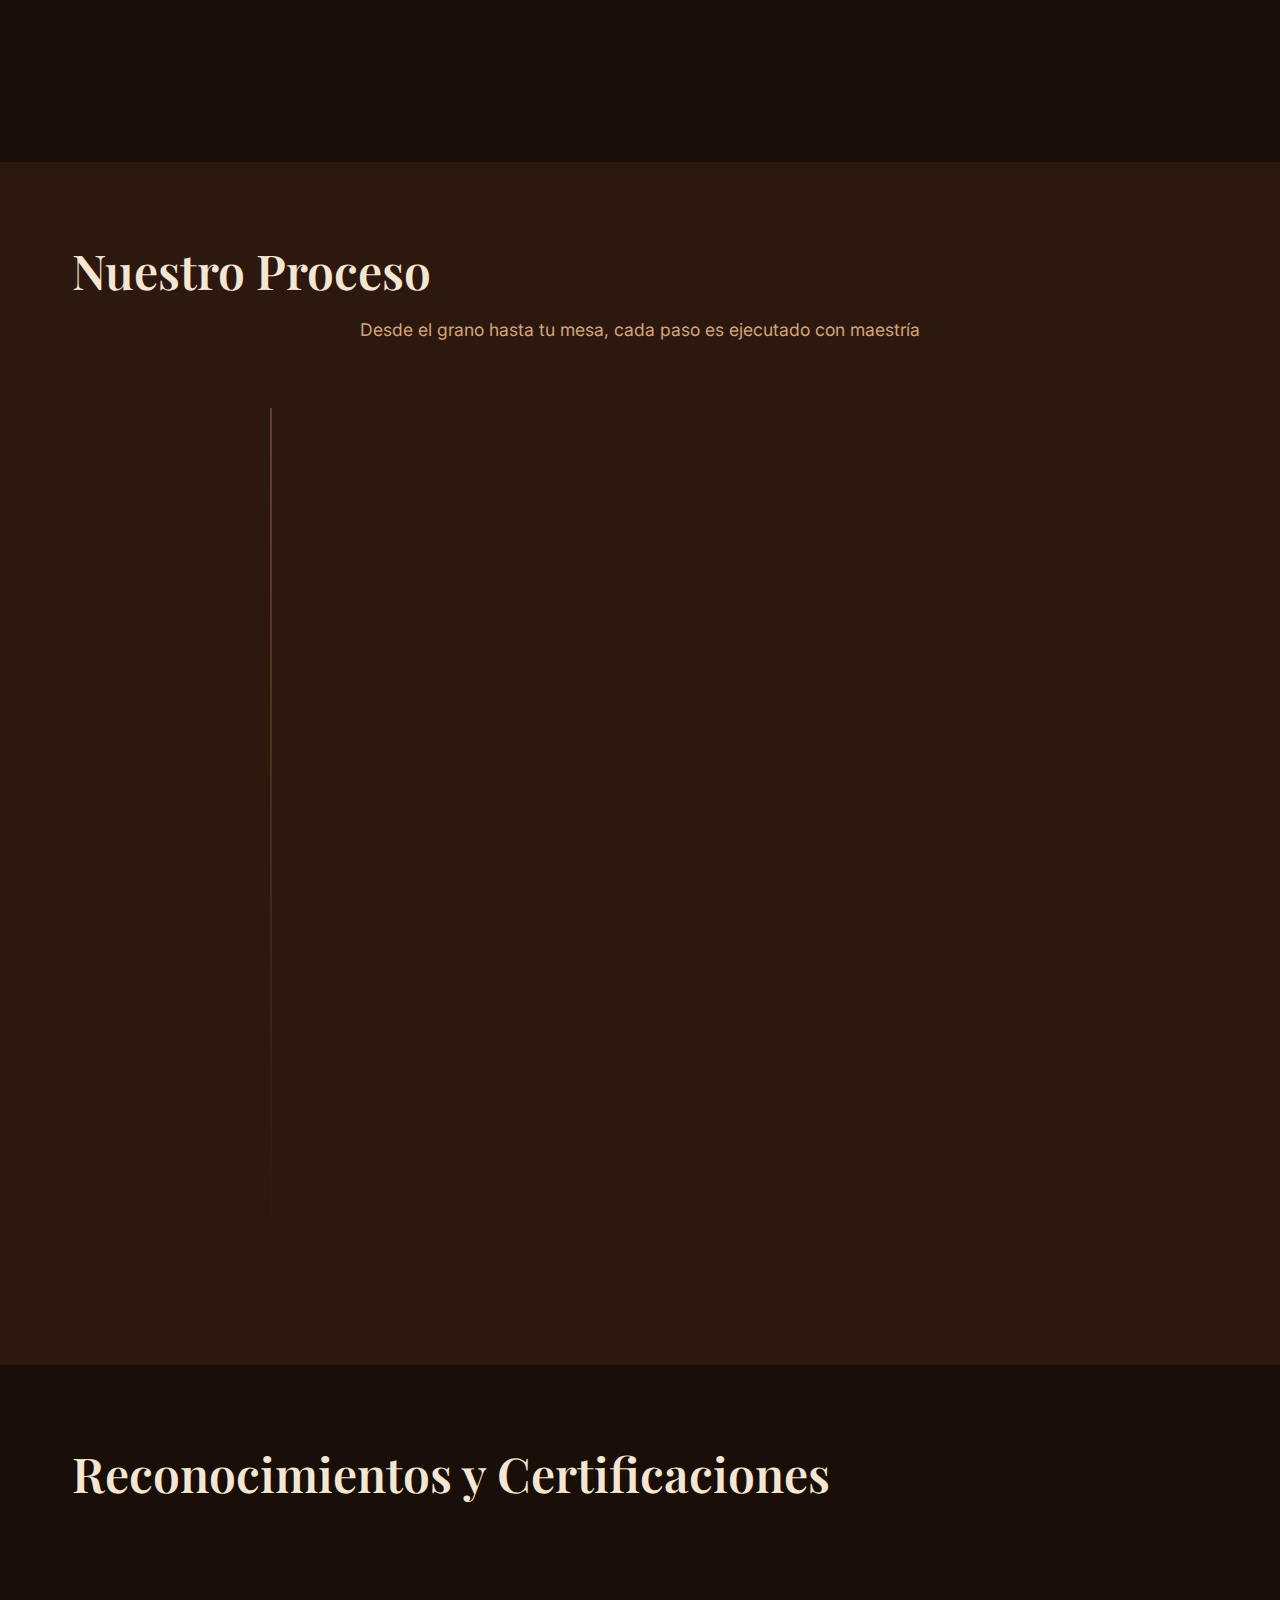
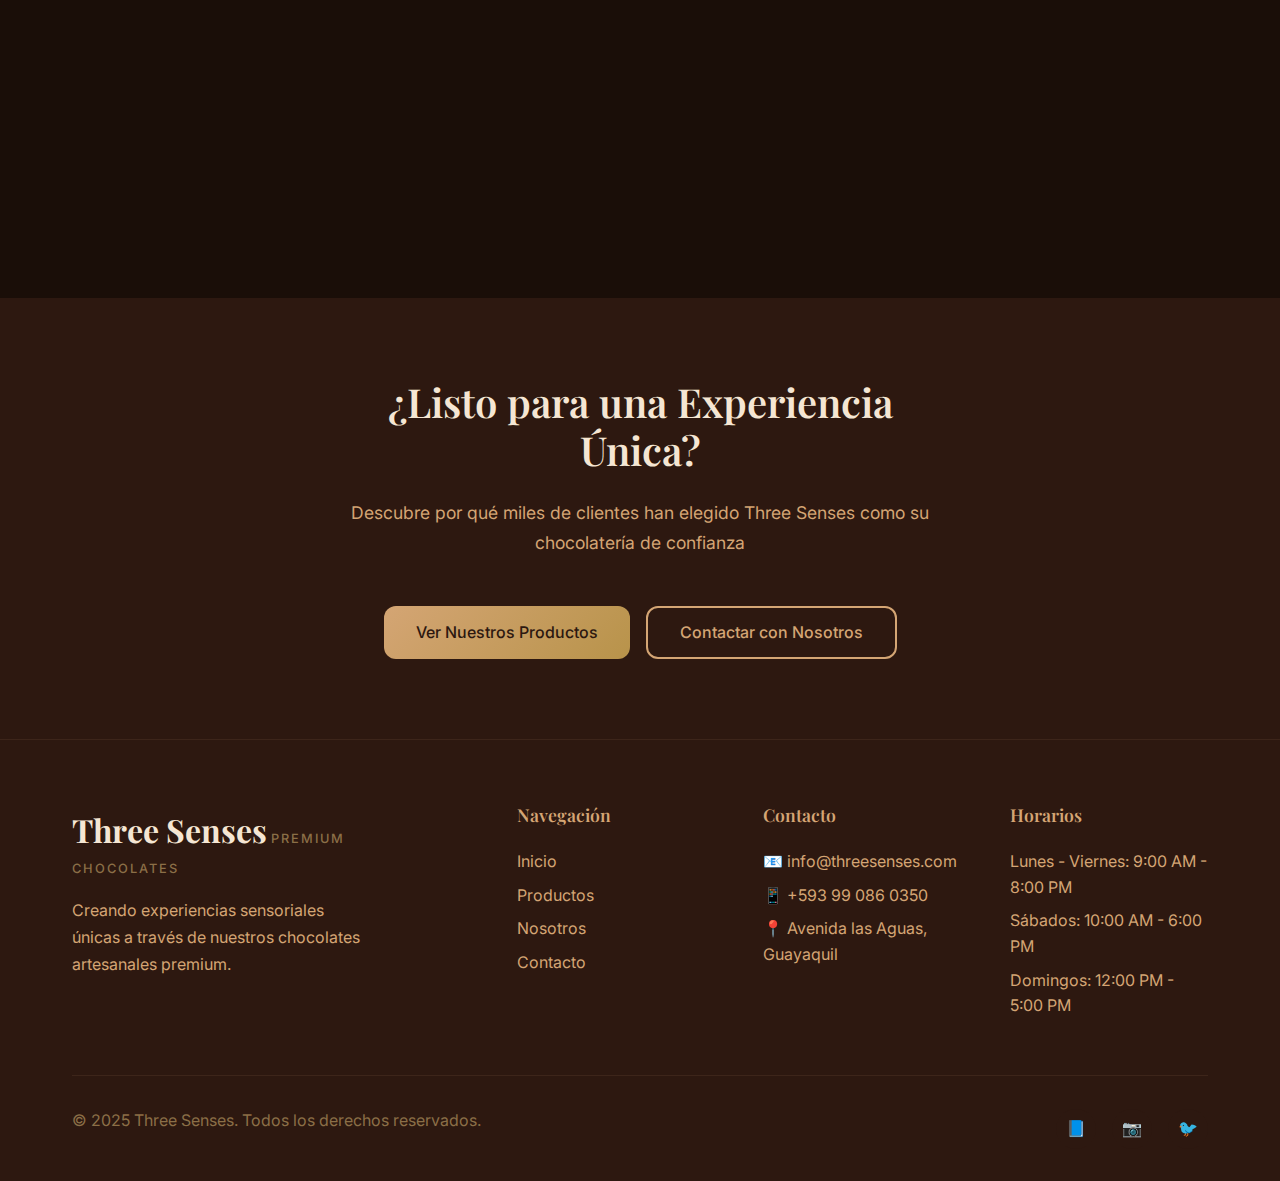
<file: html/nosotros.html>
<!DOCTYPE html>
<html lang="es">
<head>
    <meta charset="UTF-8">
    <meta name="viewport" content="width=device-width, initial-scale=1.0">
    <link rel="stylesheet" href="../css/nosotros.css">
    <title>Nosotros - Three Senses</title>
    <!-- <link rel="stylesheet" href="../css/style.css"> -->
    <link rel="preconnect" href="https://fonts.googleapis.com">
    <link rel="preconnect" href="https://fonts.gstatic.com" crossorigin>
    <link href="https://fonts.googleapis.com/css2?family=Playfair+Display:wght@400;600;700&family=Inter:wght@300;400;500;600&display=swap" rel="stylesheet">
</head>
<body>
    <header class="header">
        <nav class="nav container">
            <div class="nav__brand">
                <div class="nav__logo">
                    <div class="logo-icon">🍫</div>
                    <div class="logo-text">
                        <span class="logo-main">Three</span>
                        <span class="logo-sub">Senses</span>
                        <span class="logo-premium">PREMIUM</span>
                        <span class="logo-tagline">CHOCOLATES</span>
                    </div>
                </div>
            </div>
            
            <ul class="nav__menu" id="navMenu">
                <li class="nav__item">
                    <a href="../index.html" class="nav__link">
                        🏠 Inicio
                    </a>
                </li>
                <li class="nav__item">
                    <a href="../html/productos.html" class="nav__link">
                        📦 Catálogo
                    </a>
                </li>
                <li class="nav__item">
                    <a href="#" class="nav__link">
                        🏷️ Ofertas
                    </a>
                </li>
                <li class="nav__item">
                    <a href="nosotros.html" class="nav__link nav__link--active">
                        ℹ️ Nosotros
                    </a>
                </li>
                <li class="nav__item">
                    <a href="contacto.html" class="nav__link">
                        📞 Contacto
                    </a>
                </li>
            </ul>
            
            <div class="nav__actions">
                <button class="search-btn">🔍</button>
                <button class="cart-btn" onclick="toggleCart()">
                    🛒 $0.00
                </button>
                <button class="user-btn">👤</button>
                <button class="nav__toggle" id="navToggle">☰</button>
            </div>
        </nav>
    </header>

    <main>
        <!-- Hero Section -->
        <section class="about-hero">
            <div class="container">
                <div class="breadcrumb">
                    <a href="../index.html">Inicio</a> > <span>Nosotros</span>
                </div>
                <h1 class="page-title">Nuestra Historia</h1>
                <p class="page-description">
                    Descubre la pasión detrás de cada chocolate y el arte que hace de 
                    Three Senses una experiencia sensorial única
                </p>
            </div>
        </section>

        <!-- Story Section -->
        <section class="our-story">
            <div class="container">
                <div class="story-content">
                    <div class="story-text">
                        <h2 class="section-title">El Arte de los Tres Sentidos</h2>
                        <p class="story-intro">
                            En Three Senses, creemos que el chocolate perfecto debe despertar 
                            tres sentidos fundamentales: el <strong>gusto</strong>, el <strong>olfato</strong> 
                            y la <strong>vista</strong>. Cada pieza que creamos es una sinfonía 
                            sensorial diseñada para transportarte a un mundo de sabores únicos.
                        </p>
                        
                        <div class="story-details">
                            <div class="story-block">
                                <h3>👁️ Vista</h3>
                                <p>Cada chocolate es una obra de arte visual, cuidadosamente diseñada 
                                con colores vibrantes y formas elegantes que anticipan el placer por venir.</p>
                            </div>
                            
                            <div class="story-block">
                                <h3>👃 Olfato</h3>
                                <p>El aroma es la puerta de entrada al sabor. Nuestros chocolates 
                                liberan fragancias complejas que evocan recuerdos y despiertan el apetito.</p>
                            </div>
                            
                            <div class="story-block">
                                <h3>👅 Gusto</h3>
                                <p>El momento culminante: sabores balanceados que danzan en el paladar, 
                                creando una experiencia memorable que perdura mucho después del último bocado.</p>
                            </div>
                        </div>
                    </div>
                    
                    <div class="story-visual">
                        <div class="story-image">
                            <div class="chocolate-art">🍫</div>
                            <div class="story-caption">
                                Artesanía desde 2015
                            </div>
                        </div>
                    </div>
                </div>
            </div>
        </section>

        <!-- Mission & Values -->
        <section class="mission-values">
            <div class="container">
                <div class="mission-grid">
                    <div class="mission-card">
                        <div class="mission-icon">🎯</div>
                        <h3>Nuestra Misión</h3>
                        <p>
                            Crear experiencias sensoriales excepcionales a través de chocolates 
                            artesanales de la más alta calidad, utilizando ingredientes premium 
                            y técnicas tradicionales perfeccionadas a lo largo de generaciones.
                        </p>
                    </div>
                    
                    <div class="mission-card">
                        <div class="mission-icon">👁️</div>
                        <h3>Nuestra Visión</h3>
                        <p>
                            Ser reconocidos mundialmente como los maestros de la chocolatería 
                            sensorial, donde cada producto despierte emociones y cree recuerdos 
                            inolvidables en nuestros clientes.
                        </p>
                    </div>
                    
                    <div class="mission-card">
                        <div class="mission-icon">💎</div>
                        <h3>Nuestros Valores</h3>
                        <ul>
                            <li>Excelencia en cada detalle</li>
                            <li>Innovación constante</li>
                            <li>Respeto por las tradiciones</li>
                            <li>Compromiso con la calidad</li>
                            <li>Pasión por el arte culinario</li>
                        </ul>
                    </div>
                </div>
            </div>
        </section>

        <!-- Team Section -->
        <section class="our-team">
            <div class="container">
                <h2 class="section-title">Nuestro Equipo</h2>
                <p class="section-subtitle">
                    Conoce a los artesanos apasionados que hacen posible la magia de Three Senses
                </p>
                
                <div class="team-grid">
                    <div class="team-card">
                        <div class="team-photo">👨‍🍳</div>
                        <div class="team-info">
                            <h3>Carlos Mendoza</h3>
                            <p class="team-role">Maestro Chocolatero</p>
                            <p class="team-description">
                                Con más de 20 años de experiencia en chocolatería europea, 
                                Carlos lidera nuestro equipo creativo con pasión y precisión.
                            </p>
                        </div>
                    </div>
                    
                    <div class="team-card">
                        <div class="team-photo">👩‍🔬</div>
                        <div class="team-info">
                            <h3>Isabella García</h3>
                            <p class="team-role">Directora de Calidad</p>
                            <p class="team-description">
                                Especialista en ciencia alimentaria, Isabella garantiza que 
                                cada producto cumpla con nuestros estándares excepcionales.
                            </p>
                        </div>
                    </div>
                    
                    <div class="team-card">
                        <div class="team-photo">👨‍🎨</div>
                        <div class="team-info">
                            <h3>Miguel Torres</h3>
                            <p class="team-role">Diseñador Culinario</p>
                            <p class="team-description">
                                Artista visual y chef, Miguel crea las presentaciones 
                                espectaculares que hacen únicos nuestros productos.
                            </p>
                        </div>
                    </div>
                </div>
            </div>
        </section>

        <!-- Process Section -->
        <section class="our-process">
            <div class="container">
                <h2 class="section-title">Nuestro Proceso</h2>
                <p class="section-subtitle">
                    Desde el grano hasta tu mesa, cada paso es ejecutado con maestría
                </p>
                
                <div class="process-timeline">
                    <div class="process-step">
                        <div class="step-number">1</div>
                        <div class="step-content">
                            <h3>Selección del Cacao</h3>
                            <p>
                                Seleccionamos cuidadosamente los mejores granos de cacao 
                                de plantaciones específicas en Ecuador, Madagascar y Venezuela.
                            </p>
                        </div>
                    </div>
                    
                    <div class="process-step">
                        <div class="step-number">2</div>
                        <div class="step-content">
                            <h3>Tostado Artesanal</h3>
                            <p>
                                Cada lote es tostado a la perfección usando técnicas 
                                tradicionales que realzan los sabores únicos de cada origen.
                            </p>
                        </div>
                    </div>
                    
                    <div class="process-step">
                        <div class="step-number">3</div>
                        <div class="step-content">
                            <h3>Molido y Refinado</h3>
                            <p>
                                El cacao se muele durante horas hasta alcanzar la 
                                textura sedosa característica de nuestros chocolates.
                            </p>
                        </div>
                    </div>
                    
                    <div class="process-step">
                        <div class="step-number">4</div>
                        <div class="step-content">
                            <h3>Creación Artística</h3>
                            <p>
                                Nuestros maestros chocolateros dan forma a cada pieza, 
                                combinando técnicas tradicionales con innovación moderna.
                            </p>
                        </div>
                    </div>
                    
                    <div class="process-step">
                        <div class="step-number">5</div>
                        <div class="step-content">
                            <h3>Control de Calidad</h3>
                            <p>
                                Cada chocolate pasa por rigurosos controles de calidad 
                                antes de llegar a nuestros clientes.
                            </p>
                        </div>
                    </div>
                </div>
            </div>
        </section>

        <!-- Certifications & Awards -->
        <section class="certifications">
            <div class="container">
                <h2 class="section-title">Reconocimientos y Certificaciones</h2>
                
                <div class="awards-grid">
                    <div class="award-card">
                        <div class="award-icon">🏆</div>
                        <h3>Mejor Chocolatería 2024</h3>
                        <p>Premio Nacional de Gastronomía</p>
                    </div>
                    
                    <div class="award-card">
                        <div class="award-icon">🌱</div>
                        <h3>Certificación Orgánica</h3>
                        <p>Ingredientes 100% naturales</p>
                    </div>
                    
                    <div class="award-card">
                        <div class="award-icon">⭐</div>
                        <h3>5 Estrellas</h3>
                        <p>Calificación promedio de clientes</p>
                    </div>
                    
                    <div class="award-card">
                        <div class="award-icon">🤝</div>
                        <h3>Comercio Justo</h3>
                        <p>Compromiso con productores locales</p>
                    </div>
                </div>
            </div>
        </section>

        <!-- CTA Section -->
        <section class="about-cta">
            <div class="container">
                <div class="cta-content">
                    <h2>¿Listo para una Experiencia Única?</h2>
                    <p>
                        Descubre por qué miles de clientes han elegido Three Senses 
                        como su chocolatería de confianza
                    </p>
                    <div class="cta-buttons">
                        <a href="../html/productos.html" class="btn btn--primary">
                            Ver Nuestros Productos
                        </a>
                        <a href="../html/contacto.html" class="btn btn--secondary">
                            Contactar con Nosotros
                        </a>
                    </div>
                </div>
            </div>
        </section>
    </main>

    <!-- Cart Modal -->
    <div class="cart-modal" id="cartModal">
        <div class="cart-modal__backdrop" onclick="toggleCart()"></div>
        <div class="cart-modal__content">
            <div class="cart-modal__header">
                <h3>Mi Carrito</h3>
                <button class="cart-modal__close" onclick="toggleCart()">✕</button>
            </div>
            <div class="cart-modal__body" id="cartItems">
                <div class="cart-empty">
                    <div class="cart-empty__icon">🛒</div>
                    <p>Tu carrito está vacío</p>
                    <a href="../html/productos.html" class="btn btn--primary">Ver Productos</a>
                </div>
            </div>
            <div class="cart-modal__footer">
                <div class="cart-total" id="cartTotal">Total: $0.00</div>
                <button class="btn btn--primary btn--full" onclick="checkout()">
                    Proceder al Pago
                </button>
            </div>
        </div>
    </div>

    <footer class="footer">
        <div class="container">
            <div class="footer__content">
                <div class="footer__section">
                    <div class="footer__brand">
                        <div class="footer__logo">
                            <span class="logo-main">Three Senses</span>
                            <span class="logo-premium">PREMIUM CHOCOLATES</span>
                        </div>
                        <p class="footer__description">
                            Creando experiencias sensoriales únicas a través de 
                            nuestros chocolates artesanales premium.
                        </p>
                    </div>
                </div>
                
                <div class="footer__section">
                    <h4 class="footer__title">Navegación</h4>
                    <ul class="footer__links">
                        <li><a href="../index.html">Inicio</a></li>
                        <li><a href="../html/productos.html">Productos</a></li>
                        <li><a href="../html/nosotros.html">Nosotros</a></li>
                        <li><a href="../html/contacto.html">Contacto</a></li>
                    </ul>
                </div>
                
                <div class="footer__section">
                    <h4 class="footer__title">Contacto</h4>
                    <div class="footer__contact">
                        <p>📧 info@threesenses.com</p>
                        <p>📱 +593 99 086 0350</p>
                        <p>📍 Avenida las Aguas, Guayaquil</p>
                    </div>
                </div>
                
                <div class="footer__section">
                    <h4 class="footer__title">Horarios</h4>
                    <div class="footer__hours">
                        <p>Lunes - Viernes: 9:00 AM - 8:00 PM</p>
                        <p>Sábados: 10:00 AM - 6:00 PM</p>
                        <p>Domingos: 12:00 PM - 5:00 PM</p>
                    </div>
                </div>
            </div>
            
            <div class="footer__bottom">
                <p>&copy; 2025 Three Senses. Todos los derechos reservados.</p>
                <div class="footer__social">
                    <a href="#">📘</a>
                    <a href="#">📷</a>
                    <a href="#">🐦</a>
                </div>
            </div>
        </div>
    </footer>

    <script src="../js/main.js"></script>
    <script src="../js/nosotros.js"></script>
</body>
</html>
</file>
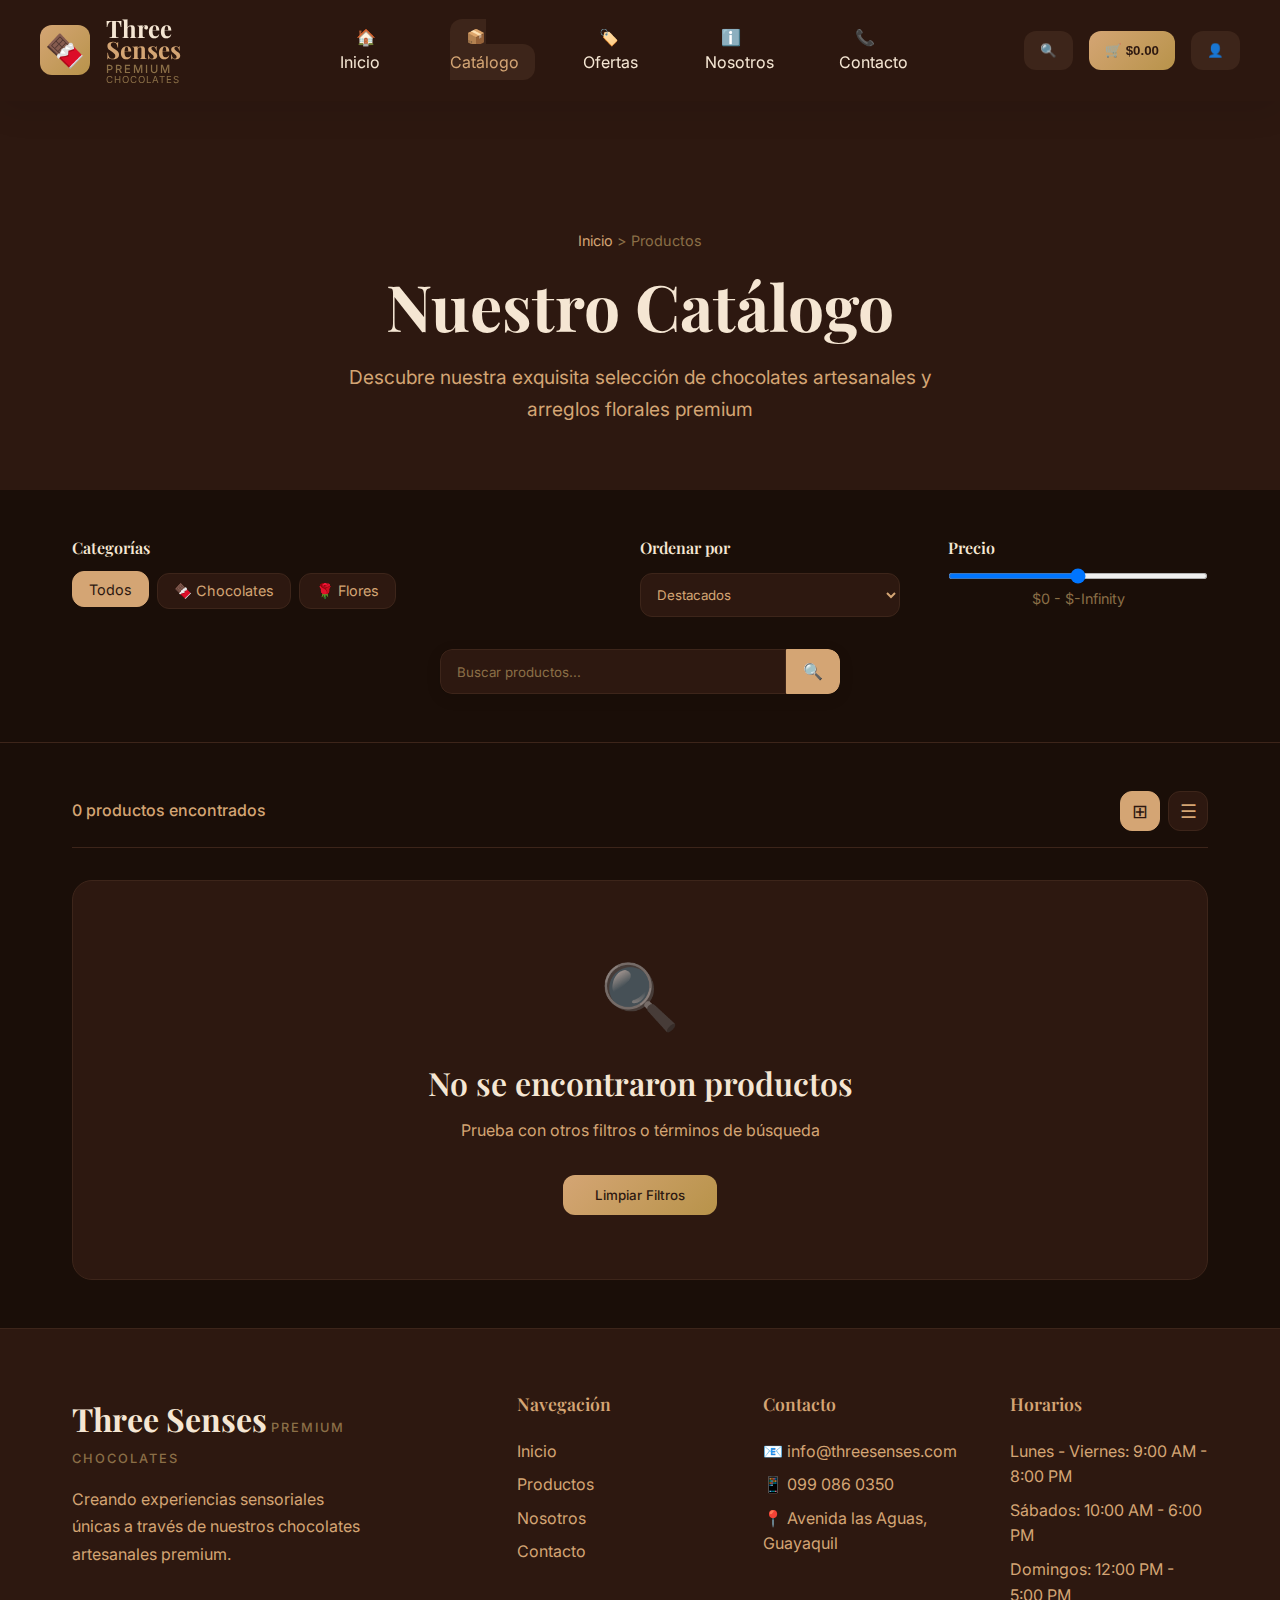
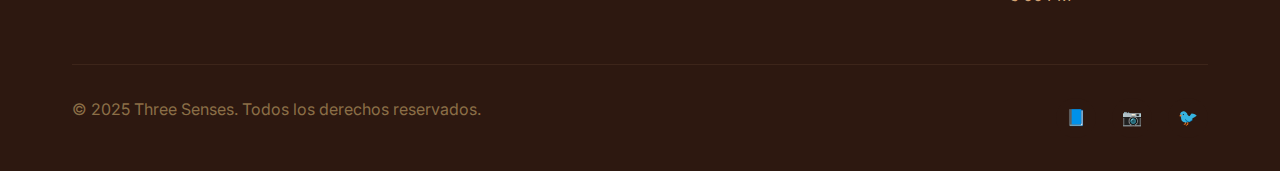
<file: html/productos.html>
<!DOCTYPE html>
<html lang="es">

<head>
    <meta charset="UTF-8">
    <meta name="viewport" content="width=device-width, initial-scale=1.0">
    <link rel="stylesheet" href="../css/productos.css">
    <!-- <link rel="stylesheet" href="../css/style.css"> -->
    <title>Productos - Three Senses</title>
    <link rel="preconnect" href="https://fonts.googleapis.com">
    <link rel="preconnect" href="https://fonts.gstatic.com" crossorigin>
    <link
        href="https://fonts.googleapis.com/css2?family=Playfair+Display:wght@400;600;700&family=Inter:wght@300;400;500;600&display=swap"
        rel="stylesheet">
</head>

<body>
    <header class="header">
        <nav class="nav container">
            <div class="nav__brand">
                <div class="nav__logo">
                    <div class="logo-icon">🍫</div>
                    <div class="logo-text">
                        <span class="logo-main">Three</span>
                        <span class="logo-sub">Senses</span>
                        <span class="logo-premium">PREMIUM</span>
                        <span class="logo-tagline">CHOCOLATES</span>
                    </div>
                </div>
            </div>

            <ul class="nav__menu" id="navMenu">
                <li class="nav__item">
                    <a href="../index.html" class="nav__link">
                        🏠 Inicio
                    </a>
                </li>
                <li class="nav__item">
                    <a href="productos.html" class="nav__link nav__link--active">
                        📦 Catálogo
                    </a>
                </li>
                <li class="nav__item">
                    <a href="#" class="nav__link">
                        🏷️ Ofertas
                    </a>
                </li>
                <li class="nav__item">
                    <a href="nosotros.html" class="nav__link">
                        ℹ️ Nosotros
                    </a>
                </li>
                <li class="nav__item">
                    <a href="contacto.html" class="nav__link">
                        📞 Contacto
                    </a>
                </li>
            </ul>

            <div class="nav__actions">
                <button class="search-btn">🔍</button>
                <button class="cart-btn" onclick="toggleCart()">
                    🛒 $0.00
                </button>
                <button class="user-btn">👤</button>
                <button class="nav__toggle" id="navToggle">☰</button>
            </div>
        </nav>
    </header>

    <main>
        <!-- Page Header -->
        <section class="page-header">
            <div class="container">
                <div class="breadcrumb">
                    <a href="../index.html">Inicio</a> > <span>Productos</span>
                </div>
                <h1 class="page-title">Nuestro Catálogo</h1>
                <p class="page-description">
                    Descubre nuestra exquisita selección de chocolates artesanales
                    y arreglos florales premium
                </p>
            </div>
        </section>

        <!-- Filters and Search -->
        <section class="product-filters">
            <div class="container">
                <div class="filters-bar">
                    <div class="filter-group">
                        <h3>Categorías</h3>
                        <div class="filter-buttons">
                            <button class="filter-btn active" data-filter="todos" onclick="filterProducts('todos')">
                                Todos
                            </button>
                            <button class="filter-btn" data-filter="chocolates" onclick="filterProducts('chocolates')">
                                🍫 Chocolates
                            </button>
                            <button class="filter-btn" data-filter="flores" onclick="filterProducts('flores')">
                                🌹 Flores
                            </button>
                        </div>
                    </div>

                    <div class="filter-group">
                        <h3>Ordenar por</h3>
                        <select class="sort-select" id="sortSelect" onchange="sortProducts()">
                            <option value="featured">Destacados</option>
                            <option value="price-low">Precio: Menor a Mayor</option>
                            <option value="price-high">Precio: Mayor a Menor</option>
                            <option value="name">Orden Alfabético</option>
                            <option value="rating">Mejor Valorados</option>
                        </select>
                    </div>

                    <div class="filter-group">
                        <h3>Precio</h3>
                        <div class="price-range">
                            <input type="range" id="priceRange" min="0" max="100" value="100"
                                onchange="filterByPrice()">
                            <div class="price-display">
                                $0 - $<span id="maxPrice">100</span>
                            </div>
                        </div>
                    </div>
                </div>

                <div class="search-bar">
                    <input type="text" id="searchInput" placeholder="Buscar productos..." onkeyup="searchProducts()">
                    <button class="search-submit">🔍</button>
                </div>
            </div>
        </section>

        <!-- Products Grid -->
        <section class="products-section">
            <div class="container">
                <div class="products-header">
                    <div class="results-info">
                        <span id="resultsCount">0</span> productos encontrados
                    </div>
                    <div class="view-options">
                        <button class="view-btn view-btn--active" data-view="grid" onclick="changeView('grid')">
                            ⊞
                        </button>
                        <button class="view-btn" data-view="list" onclick="changeView('list')">
                            ☰
                        </button>
                    </div>
                </div>

                <div class="products-grid" id="productsGrid">
                    <!-- Products will be loaded here -->
                </div>

                <div class="products-loading hidden" id="productsLoading">
                    <div class="loading-spinner">⟳</div>
                    <p>Cargando productos...</p>
                </div>

                <div class="no-results hidden" id="noResults">
                    <div class="no-results__icon">🔍</div>
                    <h3>No se encontraron productos</h3>
                    <p>Prueba con otros filtros o términos de búsqueda</p>
                    <button class="btn btn--primary" onclick="clearFilters()">
                        Limpiar Filtros
                    </button>
                </div>
            </div>
        </section>

        <!-- Product Details Modal -->
        <div class="product-modal hidden" id="productModal">
            <div class="product-modal__backdrop" onclick="closeProductModal()"></div>
            <div class="product-modal__content">
                <button class="product-modal__close" onclick="closeProductModal()">✕</button>
                <div class="product-modal__body" id="productModalBody">
                    <!-- Product details will be loaded here -->
                </div>
            </div>
        </div>
    </main>

    <!-- Cart Modal -->
    <div class="cart-modal" id="cartModal">
        <div class="cart-modal__backdrop" onclick="toggleCart()"></div>
        <div class="cart-modal__content">
            <div class="cart-modal__header">
                <h3>Mi Carrito</h3>
                <button class="cart-modal__close" onclick="toggleCart()">✕</button>
            </div>
            <div class="cart-modal__body" id="cartItems">
                <div class="cart-empty">
                    <div class="cart-empty__icon">🛒</div>
                    <p>Tu carrito está vacío</p>
                    <button class="btn btn--primary" onclick="toggleCart()">Seguir Comprando</button>
                </div>
            </div>
            <div class="cart-modal__footer">
                <div class="cart-total" id="cartTotal">Total: $0.00</div>
                <button class="btn btn--primary btn--full" onclick="checkout()">
                    Proceder al Pago
                </button>
            </div>
        </div>
    </div>

    <footer class="footer">
        <div class="container">
            <div class="footer__content">
                <div class="footer__section">
                    <div class="footer__brand">
                        <div class="footer__logo">
                            <span class="logo-main">Three Senses</span>
                            <span class="logo-premium">PREMIUM CHOCOLATES</span>
                        </div>
                        <p class="footer__description">
                            Creando experiencias sensoriales únicas a través de
                            nuestros chocolates artesanales premium.
                        </p>
                    </div>
                </div>

                <div class="footer__section">
                    <h4 class="footer__title">Navegación</h4>
                    <ul class="footer__links">
                        <li><a href="../index.html">Inicio</a></li>
                        <li><a href="../html/productos.html">Productos</a></li>
                        <li><a href="../html/nosotros.html">Nosotros</a></li>
                        <li><a href="../html/contacto.html">Contacto</a></li>
                    </ul>
                </div>

                <div class="footer__section">
                    <h4 class="footer__title">Contacto</h4>
                    <div class="footer__contact">
                        <p>📧 info@threesenses.com</p>
                        <p>📱 099 086 0350</p>
                        <p>📍 Avenida las Aguas, Guayaquil</p>
                    </div>
                </div>

                <div class="footer__section">
                    <h4 class="footer__title">Horarios</h4>
                    <div class="footer__hours">
                        <p>Lunes - Viernes: 9:00 AM - 8:00 PM</p>
                        <p>Sábados: 10:00 AM - 6:00 PM</p>
                        <p>Domingos: 12:00 PM - 5:00 PM</p>
                    </div>
                </div>
            </div>

            <div class="footer__bottom">
                <p>&copy; 2025 Three Senses. Todos los derechos reservados.</p>
                <div class="footer__social">
                    <a href="#">📘</a>
                    <a href="#">📷</a>
                    <a href="#">🐦</a>
                </div>
            </div>
        </div>
    </footer>

    <script src="../js/main.js"></script>
    <script src="../js/productos.js"></script>
</body>

</html>
</file>
<file: css/style.css>
/* ===== CSS VARIABLES ===== */
:root {
  /* Colors - Chocolate/Brown Palette */
  --primary-dark: #2D1810;
  --primary-medium: #4A2C17;
  --primary-light: #6B3E2A;
  --accent-gold: #D4A574;
  --accent-cream: #F5E6D3;
  --background: #1A0E08;
  --surface: #2D1810;
  --surface-light: #3D251A;
  
  /* Text Colors */
  --text-primary: #F5E6D3;
  --text-secondary: #D4A574;
  --text-muted: #8B6F47;
  
  /* Status Colors */
  --success: #2ECC71;
  --warning: #F39C12;
  --error: #E74C3C;
  
  /* Typography */
  --font-primary: 'Playfair Display', serif;
  --font-secondary: 'Inter', sans-serif;
  
  /* Spacing */
  --container-width: 1200px;
  --section-padding: 5rem 0;
  --element-spacing: 2rem;
  
  /* Borders & Shadows */
  --border-radius: 12px;
  --border-radius-large: 20px;
  --shadow-light: 0 4px 15px rgba(0, 0, 0, 0.1);
  --shadow-medium: 0 8px 30px rgba(0, 0, 0, 0.15);
  --shadow-heavy: 0 15px 50px rgba(0, 0, 0, 0.25);
  
  /* Transitions */
  --transition-fast: 0.2s ease;
  --transition-normal: 0.3s ease;
  --transition-slow: 0.5s ease;
}

/* ===== RESET & BASE ===== */
* {
  margin: 0;
  padding: 0;
  box-sizing: border-box;
}

html {
  scroll-behavior: smooth;
}

body {
  font-family: var(--font-secondary);
  background: var(--background);
  color: var(--text-primary);
  line-height: 1.6;
  overflow-x: hidden;
}

/* ===== TYPOGRAPHY ===== */
h1, h2, h3, h4, h5, h6 {
  font-family: var(--font-primary);
  font-weight: 600;
  line-height: 1.2;
  margin-bottom: 1rem;
}

h1 { font-size: clamp(2.5rem, 5vw, 4rem); }
h2 { font-size: clamp(2rem, 4vw, 3rem); }
h3 { font-size: clamp(1.5rem, 3vw, 2rem); }

p {
  margin-bottom: 1rem;
  color: var(--text-secondary);
}

a {
  text-decoration: none;
  color: inherit;
  transition: var(--transition-normal);
}

/* ===== UTILITY CLASSES ===== */
.container {
  max-width: var(--container-width);
  margin: 0 auto;
  padding: 0 2rem;
}

.section__title {
  text-align: center;
  margin-bottom: 3rem;
  color: var(--text-primary);
}

.section__header {
  display: flex;
  justify-content: space-between;
  align-items: center;
  margin-bottom: 3rem;
}

/* ===== BUTTONS ===== */
.btn {
  display: inline-flex;
  align-items: center;
  gap: 0.5rem;
  padding: 0.75rem 2rem;
  border: none;
  border-radius: var(--border-radius);
  font-family: var(--font-secondary);
  font-weight: 500;
  text-decoration: none;
  cursor: pointer;
  transition: var(--transition-normal);
  position: relative;
  overflow: hidden;
}

.btn--primary {
  background: linear-gradient(135deg, var(--accent-gold), #B8934A);
  color: var(--primary-dark);
}

.btn--secondary {
  background: transparent;
  color: var(--accent-gold);
  border: 2px solid var(--accent-gold);
}

.btn--outline {
  background: transparent;
  color: var(--text-secondary);
  border: 1px solid var(--text-muted);
}

.btn--large {
  padding: 1rem 3rem;
  font-size: 1.1rem;
}

.btn--full {
  width: 100%;
  justify-content: center;
}

.btn:hover {
  transform: translateY(-2px);
  box-shadow: var(--shadow-medium);
}

.btn--primary:hover {
  background: linear-gradient(135deg, #B8934A, var(--accent-gold));
}

.btn--secondary:hover {
  background: var(--accent-gold);
  color: var(--primary-dark);
}

.btn--outline:hover {
  background: var(--surface-light);
  border-color: var(--accent-gold);
  color: var(--accent-gold);
}

/* ===== HEADER & NAVIGATION ===== */
.header {
  background: rgba(45, 24, 16, 0.95);
  backdrop-filter: blur(20px);
  border-bottom: 1px solid var(--surface-light);
  position: fixed;
  top: 0;
  width: 100%;
  z-index: 1000;
  transition: var(--transition-normal);
}

.nav {
  display: flex;
  align-items: center;
  justify-content: space-between;
  padding: 1rem 0;
}

.nav__brand {
  flex: 1;
}

.nav__logo {
  display: flex;
  align-items: center;
  gap: 1rem;
}

.logo-icon {
  font-size: 2rem;
  background: linear-gradient(135deg, var(--accent-gold), #B8934A);
  width: 50px;
  height: 50px;
  border-radius: var(--border-radius);
  display: flex;
  align-items: center;
  justify-content: center;
}

.logo-text {
  display: flex;
  flex-direction: column;
  line-height: 1;
}

.logo-main {
  font-family: var(--font-primary);
  font-size: 1.5rem;
  font-weight: 700;
  color: var(--text-primary);
}

.logo-sub {
  font-family: var(--font-primary);
  font-size: 1.5rem;
  font-weight: 700;
  color: var(--accent-gold);
  margin-top: -0.2rem;
}

.logo-premium {
  font-size: 0.7rem;
  font-weight: 500;
  color: var(--text-muted);
  letter-spacing: 2px;
  margin-top: 0.2rem;
}

.logo-tagline {
  font-size: 0.6rem;
  color: var(--text-muted);
  letter-spacing: 1px;
}

.nav__menu {
  display: flex;
  list-style: none;
  gap: 2rem;
  flex: 2;
  justify-content: center;
}

.nav__link {
  padding: 0.5rem 1rem;
  border-radius: var(--border-radius);
  transition: var(--transition-normal);
  position: relative;
}

.nav__link:hover,
.nav__link--active {
  background: var(--surface-light);
  color: var(--accent-gold);
}

.nav__actions {
  display: flex;
  align-items: center;
  gap: 1rem;
  flex: 1;
  justify-content: flex-end;
}

.search-btn,
.cart-btn,
.user-btn {
  background: var(--surface-light);
  border: none;
  padding: 0.75rem 1rem;
  border-radius: var(--border-radius);
  color: var(--text-secondary);
  cursor: pointer;
  transition: var(--transition-normal);
}

.cart-btn {
  background: linear-gradient(135deg, var(--accent-gold), #B8934A);
  color: var(--primary-dark);
  font-weight: 600;
}

.search-btn:hover,
.user-btn:hover {
  background: var(--surface);
  color: var(--accent-gold);
}

.nav__toggle {
  display: none;
  background: none;
  border: none;
  color: var(--text-primary);
  font-size: 1.5rem;
  cursor: pointer;
}

/* ===== HERO SECTION ===== */
.hero {
  padding: 8rem 0 4rem;
  position: relative;
  overflow: hidden;
}

.hero::before {
  content: '';
  position: absolute;
  top: 0;
  left: 0;
  right: 0;
  bottom: 0;
  background: 
    radial-gradient(circle at 20% 80%, var(--primary-medium) 0%, transparent 50%),
    radial-gradient(circle at 80% 20%, var(--primary-light) 0%, transparent 50%);
  opacity: 0.5;
  z-index: -1;
}

.hero__content {
  display: grid;
  grid-template-columns: 1fr 1fr;
  gap: 4rem;
  align-items: center;
  margin-bottom: 4rem;
}

.hero__title {
  font-size: clamp(3rem, 6vw, 5rem);
  font-weight: 700;
  margin-bottom: 2rem;
  color: var(--text-primary);
}

.hero__title--accent {
  color: var(--accent-gold);
  display: block;
}

.hero__description {
  font-size: 1.2rem;
  color: var(--text-secondary);
  margin-bottom: 3rem;
  max-width: 500px;
}

.hero__cta {
  display: flex;
  gap: 1rem;
  flex-wrap: wrap;
}

.hero__image {
  display: flex;
  justify-content: center;
  align-items: center;
}

.hero__chocolate {
  font-size: 15rem;
  opacity: 0.8;
  animation: float 3s ease-in-out infinite;
}

@keyframes float {
  0%, 100% { transform: translateY(0px); }
  50% { transform: translateY(-20px); }
}

.hero__stats {
  display: grid;
  grid-template-columns: repeat(3, 1fr);
  gap: 2rem;
  text-align: center;
}

.stat {
  display: flex;
  flex-direction: column;
  align-items: center;
  padding: 2rem;
  background: var(--surface);
  border-radius: var(--border-radius-large);
  border: 1px solid var(--surface-light);
}

.stat__number {
  font-size: 3rem;
  font-weight: 700;
  color: var(--accent-gold);
  font-family: var(--font-primary);
}

.stat__label {
  font-size: 0.9rem;
  color: var(--text-muted);
  letter-spacing: 2px;
  margin-top: 0.5rem;
}

/* ===== FEATURES SECTION ===== */
.features {
  padding: var(--section-padding);
  background: var(--surface);
}

.features__grid {
  display: grid;
  grid-template-columns: repeat(auto-fit, minmax(300px, 1fr));
  gap: 3rem;
}

.feature {
  text-align: center;
  padding: 3rem 2rem;
  background: var(--background);
  border-radius: var(--border-radius-large);
  border: 1px solid var(--surface-light);
  transition: var(--transition-normal);
}

.feature:hover {
  transform: translateY(-10px);
  box-shadow: var(--shadow-heavy);
}

.feature__icon {
  font-size: 4rem;
  margin-bottom: 2rem;
  opacity: 0.8;
}

.feature__title {
  color: var(--text-primary);
  margin-bottom: 1rem;
}

.feature__description {
  color: var(--text-secondary);
  line-height: 1.7;
}

/* ===== PRODUCTS PREVIEW ===== */
.products-preview {
  padding: var(--section-padding);
}

.products__grid {
  display: grid;
  grid-template-columns: repeat(auto-fit, minmax(280px, 1fr));
  gap: 2rem;
}

.product-card {
  background: var(--surface);
  border-radius: var(--border-radius-large);
  overflow: hidden;
  border: 1px solid var(--surface-light);
  transition: var(--transition-normal);
}

.product-card:hover {
  transform: translateY(-5px);
  box-shadow: var(--shadow-heavy);
}

.product__image {
  height: 200px;
  background: linear-gradient(135deg, var(--primary-medium), var(--primary-light));
  display: flex;
  align-items: center;
  justify-content: center;
  font-size: 4rem;
  color: var(--accent-cream);
}

.product__info {
  padding: 2rem;
}

.product__name {
  color: var(--text-primary);
  margin-bottom: 0.5rem;
}

.product__description {
  color: var(--text-muted);
  font-size: 0.9rem;
  margin-bottom: 1.5rem;
}

.product__price {
  font-size: 1.5rem;
  font-weight: 700;
  color: var(--accent-gold);
  margin-bottom: 1.5rem;
}

/* ===== CTA SECTION ===== */
.cta {
  padding: var(--section-padding);
  background: var(--surface);
  text-align: center;
}

.cta__content {
  max-width: 600px;
  margin: 0 auto;
}

.cta__title {
  color: var(--text-primary);
  margin-bottom: 1.5rem;
}

.cta__description {
  font-size: 1.1rem;
  color: var(--text-secondary);
  margin-bottom: 3rem;
}

/* ===== CART MODAL ===== */
.cart-modal {
  display: none;
  position: fixed;
  top: 0;
  left: 0;
  right: 0;
  bottom: 0;
  z-index: 2000;
}

.cart-modal__backdrop {
  position: absolute;
  top: 0;
  left: 0;
  right: 0;
  bottom: 0;
  background: rgba(0, 0, 0, 0.7);
  backdrop-filter: blur(5px);
}

.cart-modal__content {
  position: absolute;
  top: 50%;
  left: 50%;
  transform: translate(-50%, -50%);
  background: var(--surface);
  border-radius: var(--border-radius-large);
  width: 90%;
  max-width: 500px;
  max-height: 80vh;
  overflow: hidden;
  border: 1px solid var(--surface-light);
}

.cart-modal__header {
  display: flex;
  justify-content: space-between;
  align-items: center;
  padding: 2rem;
  border-bottom: 1px solid var(--surface-light);
}

.cart-modal__header h3 {
  color: var(--text-primary);
  margin: 0;
}

.cart-modal__close {
  background: none;
  border: none;
  font-size: 1.5rem;
  color: var(--text-muted);
  cursor: pointer;
  padding: 0.5rem;
  border-radius: 50%;
  transition: var(--transition-normal);
}

.cart-modal__close:hover {
  background: var(--surface-light);
  color: var(--accent-gold);
}

.cart-modal__body {
  padding: 2rem;
  max-height: 400px;
  overflow-y: auto;
}

.cart-empty {
  text-align: center;
  padding: 2rem 0;
}

.cart-empty__icon {
  font-size: 4rem;
  opacity: 0.5;
  margin-bottom: 1rem;
}

.cart-modal__footer {
  padding: 2rem;
  border-top: 1px solid var(--surface-light);
}

.cart-total {
  font-size: 1.5rem;
  font-weight: 700;
  color: var(--accent-gold);
  text-align: center;
  margin-bottom: 1.5rem;
}

/* ===== FOOTER ===== */
.footer {
  background: var(--primary-dark);
  padding: 4rem 0 2rem;
  border-top: 1px solid var(--surface-light);
}

.footer__content {
  display: grid;
  grid-template-columns: 2fr 1fr 1fr 1fr;
  gap: 3rem;
  margin-bottom: 3rem;
}

.footer__brand {
  max-width: 300px;
}

.footer__logo .logo-main {
  font-size: 2rem;
  color: var(--text-primary);
}

.footer__logo .logo-premium {
  font-size: 0.8rem;
  color: var(--text-muted);
}

.footer__description {
  color: var(--text-secondary);
  margin-top: 1rem;
  line-height: 1.7;
}

.footer__title {
  color: var(--accent-gold);
  margin-bottom: 1.5rem;
  font-size: 1.1rem;
}

.footer__links {
  list-style: none;
}

.footer__links li {
  margin-bottom: 0.5rem;
}

.footer__links a {
  color: var(--text-secondary);
  transition: var(--transition-normal);
}

.footer__links a:hover {
  color: var(--accent-gold);
}

.footer__contact p,
.footer__hours p {
  color: var(--text-secondary);
  margin-bottom: 0.5rem;
}

.footer__bottom {
  display: flex;
  justify-content: space-between;
  align-items: center;
  padding-top: 2rem;
  border-top: 1px solid var(--surface-light);
}

.footer__bottom p {
  color: var(--text-muted);
}

.footer__social {
  display: flex;
  gap: 1rem;
}

.footer__social a {
  display: flex;
  align-items: center;
  justify-content: center;
  width: 40px;
  height: 40px;
  background: var(--surface);
  border-radius: 50%;
  color: var(--text-secondary);
  transition: var(--transition-normal);
}

.footer__social a:hover {
  background: var(--accent-gold);
  color: var(--primary-dark);
  transform: translateY(-2px);
}

/* ===== RESPONSIVE DESIGN ===== */
@media (max-width: 1024px) {
  .hero__content {
    grid-template-columns: 1fr;
    text-align: center;
  }
  
  .hero__chocolate {
    font-size: 10rem;
  }
  
  .footer__content {
    grid-template-columns: 1fr 1fr;
    gap: 2rem;
  }
}

@media (max-width: 768px) {
  :root {
    --section-padding: 3rem 0;
  }
  
  .container {
    padding: 0 1rem;
  }
  
  .nav__menu {
    display: none;
  }
  
  .nav__toggle {
    display: block;
  }
  
  .nav__actions {
    gap: 0.5rem;
  }
  
  .hero {
    padding: 6rem 0 3rem;
  }
  
  .hero__cta {
    justify-content: center;
  }
  
  .hero__stats {
    grid-template-columns: 1fr;
    gap: 1rem;
  }
  
  .stat {
    padding: 1.5rem;
  }
  
  .stat__number {
    font-size: 2rem;
  }
  
  .features__grid {
    grid-template-columns: 1fr;
    gap: 2rem;
  }
  
  .feature {
    padding: 2rem 1.5rem;
  }
  
  .section__header {
    flex-direction: column;
    gap: 1rem;
    text-align: center;
  }
  
  .products__grid {
    grid-template-columns: 1fr;
  }
  
  .footer__content {
    grid-template-columns: 1fr;
    text-align: center;
  }
  
  .footer__bottom {
    flex-direction: column;
    gap: 1rem;
  }
  
  .cart-modal__content {
    width: 95%;
    margin: 1rem;
  }
}

@media (max-width: 480px) {
  .nav {
    padding: 0.5rem 0;
  }
  
  .logo-text {
    display: none;
  }
  
  .hero__title {
    font-size: 2.5rem;
  }
  
  .hero__chocolate {
    font-size: 8rem;
  }
  
  .btn {
    padding: 0.75rem 1.5rem;
  }
  
  .feature__icon {
    font-size: 3rem;
  }
  
  .product__image {
    height: 150px;
    font-size: 3rem;
  }
  
  .product__info {
    padding: 1.5rem;
  }
}

/* ===== ANIMATIONS ===== */
@keyframes fadeInUp {
  from {
    opacity: 0;
    transform: translateY(30px);
  }
  to {
    opacity: 1;
    transform: translateY(0);
  }
}

@keyframes fadeInLeft {
  from {
    opacity: 0;
    transform: translateX(-30px);
  }
  to {
    opacity: 1;
    transform: translateX(0);
  }
}

@keyframes fadeInRight {
  from {
    opacity: 0;
    transform: translateX(30px);
  }
  to {
    opacity: 1;
    transform: translateX(0);
  }
}

.feature {
  animation: fadeInUp 0.6s ease-out;
}

.product-card {
  animation: fadeInUp 0.6s ease-out;
}

.stat {
  animation: fadeInUp 0.6s ease-out;
}

/* Stagger animations */
.feature:nth-child(1) { animation-delay: 0.1s; }
.feature:nth-child(2) { animation-delay: 0.2s; }
.feature:nth-child(3) { animation-delay: 0.3s; }

.product-card:nth-child(1) { animation-delay: 0.1s; }
.product-card:nth-child(2) { animation-delay: 0.2s; }
.product-card:nth-child(3) { animation-delay: 0.3s; }
.product-card:nth-child(4) { animation-delay: 0.4s; }

.stat:nth-child(1) { animation-delay: 0.1s; }
.stat:nth-child(2) { animation-delay: 0.2s; }
.stat:nth-child(3) { animation-delay: 0.3s; }

/* ===== SCROLLBAR STYLING ===== */
::-webkit-scrollbar {
  width: 8px;
}

::-webkit-scrollbar-track {
  background: var(--surface);
}

::-webkit-scrollbar-thumb {
  background: var(--accent-gold);
  border-radius: 4px;
}

::-webkit-scrollbar-thumb:hover {
  background: #B8934A;
}

/* ===== SELECTION STYLING ===== */
::selection {
  background: var(--accent-gold);
  color: var(--primary-dark);
}

/* ===== FOCUS STYLES ===== */
button:focus,
a:focus,
input:focus {
  outline: 2px solid var(--accent-gold);
  outline-offset: 2px;
}

/* ===== LOADING STATES ===== */
.loading {
  opacity: 0.6;
  pointer-events: none;
}

.skeleton {
  background: linear-gradient(90deg, var(--surface) 25%, var(--surface-light) 50%, var(--surface) 75%);
  background-size: 200% 100%;
  animation: loading 1.5s infinite;
}

@keyframes loading {
  0% {
    background-position: 200% 0;
  }
  100% {
    background-position: -200% 0;
  }
}

/* ===== UTILITY CLASSES ===== */
.hidden {
  display: none !important;
}

.visible {
  display: block !important;
}

.text-center {
  text-align: center;
}

.text-left {
  text-align: left;
}

.text-right {
  text-align: right;
}

.mt-1 { margin-top: 0.5rem; }
.mt-2 { margin-top: 1rem; }
.mt-3 { margin-top: 1.5rem; }
.mt-4 { margin-top: 2rem; }

.mb-1 { margin-bottom: 0.5rem; }
.mb-2 { margin-bottom: 1rem; }
.mb-3 { margin-bottom: 1.5rem; }
.mb-4 { margin-bottom: 2rem; }

.p-1 { padding: 0.5rem; }
.p-2 { padding: 1rem; }
.p-3 { padding: 1.5rem; }
.p-4 { padding: 2rem; }
</file>
<file: css/nosotros.css>
/* ===== NOSOTROS PAGE - CSS COMPLETO ===== */

/* ===== CSS VARIABLES ===== */
:root {
  /* Colors - Chocolate/Brown Palette */
  --primary-dark: #2D1810;
  --primary-medium: #4A2C17;
  --primary-light: #6B3E2A;
  --accent-gold: #D4A574;
  --accent-cream: #F5E6D3;
  --background: #1A0E08;
  --surface: #2D1810;
  --surface-light: #3D251A;
  
  /* Text Colors */
  --text-primary: #F5E6D3;
  --text-secondary: #D4A574;
  --text-muted: #8B6F47;
  
  /* Status Colors */
  --success: #2ECC71;
  --warning: #F39C12;
  --error: #E74C3C;
  
  /* Typography */
  --font-primary: 'Playfair Display', serif;
  --font-secondary: 'Inter', sans-serif;
  
  /* Spacing */
  --container-width: 1200px;
  --section-padding: 5rem 0;
  --element-spacing: 2rem;
  
  /* Borders & Shadows */
  --border-radius: 12px;
  --border-radius-large: 20px;
  --shadow-light: 0 4px 15px rgba(0, 0, 0, 0.1);
  --shadow-medium: 0 8px 30px rgba(0, 0, 0, 0.15);
  --shadow-heavy: 0 15px 50px rgba(0, 0, 0, 0.25);
  
  /* Transitions */
  --transition-fast: 0.2s ease;
  --transition-normal: 0.3s ease;
  --transition-slow: 0.5s ease;
}

/* ===== RESET & BASE ===== */
* {
  margin: 0;
  padding: 0;
  box-sizing: border-box;
}

html {
  scroll-behavior: smooth;
}

body {
  font-family: var(--font-secondary);
  background: var(--background);
  color: var(--text-primary);
  line-height: 1.6;
  overflow-x: hidden;
}

/* ===== TYPOGRAPHY ===== */
h1, h2, h3, h4, h5, h6 {
  font-family: var(--font-primary);
  font-weight: 600;
  line-height: 1.2;
  margin-bottom: 1rem;
}

h1 { font-size: clamp(2.5rem, 5vw, 4rem); }
h2 { font-size: clamp(2rem, 4vw, 3rem); }
h3 { font-size: clamp(1.5rem, 3vw, 2rem); }

p {
  margin-bottom: 1rem;
  color: var(--text-secondary);
}

a {
  text-decoration: none;
  color: inherit;
  transition: var(--transition-normal);
}

/* ===== UTILITY CLASSES ===== */
.container {
  max-width: var(--container-width);
  margin: 0 auto;
  padding: 0 2rem;
}

.section__title {
  text-align: center;
  margin-bottom: 3rem;
  color: var(--text-primary);
}

.section__header {
  display: flex;
  justify-content: space-between;
  align-items: center;
  margin-bottom: 3rem;
}

.hidden {
  display: none !important;
}

/* ===== BUTTONS ===== */
.btn {
  display: inline-flex;
  align-items: center;
  gap: 0.5rem;
  padding: 0.75rem 2rem;
  border: none;
  border-radius: var(--border-radius);
  font-family: var(--font-secondary);
  font-weight: 500;
  text-decoration: none;
  cursor: pointer;
  transition: var(--transition-normal);
  position: relative;
  overflow: hidden;
}

.btn--primary {
  background: linear-gradient(135deg, var(--accent-gold), #B8934A);
  color: var(--primary-dark);
}

.btn--secondary {
  background: transparent;
  color: var(--accent-gold);
  border: 2px solid var(--accent-gold);
}

.btn--outline {
  background: transparent;
  color: var(--text-secondary);
  border: 1px solid var(--text-muted);
}

.btn--large {
  padding: 1rem 3rem;
  font-size: 1.1rem;
}

.btn--full {
  width: 100%;
  justify-content: center;
}

.btn:hover {
  transform: translateY(-2px);
  box-shadow: var(--shadow-medium);
}

.btn--primary:hover {
  background: linear-gradient(135deg, #B8934A, var(--accent-gold));
}

.btn--secondary:hover {
  background: var(--accent-gold);
  color: var(--primary-dark);
}

.btn--outline:hover {
  background: var(--surface-light);
  border-color: var(--accent-gold);
  color: var(--accent-gold);
}

/* ===== HEADER & NAVIGATION ===== */
.header {
  background: rgba(45, 24, 16, 0.95);
  backdrop-filter: blur(20px);
  box-shadow: 0 8px 32px rgba(0, 0, 0, 0.1);
  position: sticky;
  top: 0;
  width: 100%;
  z-index: 1000;
  transition: var(--transition-normal);
}

.nav {
  display: flex;
  align-items: center;
  justify-content: space-between;
  padding: 1rem 0;
}

.nav__brand {
  flex: 1;
}

.nav__logo {
  display: flex;
  align-items: center;
  gap: 1rem;
}

.logo-icon {
  font-size: 2rem;
  background: linear-gradient(135deg, var(--accent-gold), #B8934A);
  width: 50px;
  height: 50px;
  border-radius: var(--border-radius);
  display: flex;
  align-items: center;
  justify-content: center;
}

.logo-text {
  display: flex;
  flex-direction: column;
  line-height: 1;
}

.logo-main {
  font-family: var(--font-primary);
  font-size: 1.5rem;
  font-weight: 700;
  color: var(--text-primary);
}

.logo-sub {
  font-family: var(--font-primary);
  font-size: 1.5rem;
  font-weight: 700;
  color: var(--accent-gold);
  margin-top: -0.2rem;
}

.logo-premium {
  font-size: 0.7rem;
  font-weight: 500;
  color: var(--text-muted);
  letter-spacing: 2px;
  margin-top: 0.2rem;
}

.logo-tagline {
  font-size: 0.6rem;
  color: var(--text-muted);
  letter-spacing: 1px;
}

.nav__menu {
  display: flex;
  list-style: none;
  gap: 2rem;
  flex: 2;
  justify-content: center;
}

.nav__link {
  padding: 0.5rem 1rem;
  border-radius: var(--border-radius);
  transition: var(--transition-normal);
  position: relative;
}

.nav__link:hover,
.nav__link--active {
  background: var(--surface-light);
  color: var(--accent-gold);
}

.nav__actions {
  display: flex;
  align-items: center;
  gap: 1rem;
  flex: 1;
  justify-content: flex-end;
}

.search-btn,
.cart-btn,
.user-btn {
  background: var(--surface-light);
  border: none;
  padding: 0.75rem 1rem;
  border-radius: var(--border-radius);
  color: var(--text-secondary);
  cursor: pointer;
  transition: var(--transition-normal);
}

.cart-btn {
  background: linear-gradient(135deg, var(--accent-gold), #B8934A);
  color: var(--primary-dark);
  font-weight: 600;
}

.search-btn:hover,
.user-btn:hover {
  background: var(--surface);
  color: var(--accent-gold);
}

.nav__toggle {
  display: none;
  background: none;
  border: none;
  color: var(--text-primary);
  font-size: 1.5rem;
  cursor: pointer;
}

/* ===== ABOUT HERO SECTION ===== */
.about-hero {
  padding: 8rem 0 4rem;
  background: var(--surface);
  text-align: center;
  position: relative;
  overflow: hidden;
}

.about-hero::before {
  content: '';
  position: absolute;
  top: 0;
  left: 0;
  right: 0;
  bottom: 0;
  background: 
    radial-gradient(circle at 30% 70%, var(--primary-medium) 0%, transparent 50%),
    radial-gradient(circle at 70% 30%, var(--primary-light) 0%, transparent 50%);
  opacity: 0.3;
  z-index: -1;
}

.breadcrumb {
  margin-bottom: 2rem;
  color: var(--text-muted);
  font-size: 0.9rem;
}

.breadcrumb a {
  color: var(--accent-gold);
  text-decoration: none;
  transition: var(--transition-normal);
}

.breadcrumb a:hover {
  color: var(--text-primary);
}

.page-title {
  font-size: clamp(2.5rem, 5vw, 4rem);
  color: var(--text-primary);
  margin-bottom: 1.5rem;
  font-weight: 700;
  font-family: var(--font-primary);
}

.page-description {
  font-size: 1.2rem;
  color: var(--text-secondary);
  max-width: 700px;
  margin: 0 auto;
  line-height: 1.7;
}

/* ===== OUR STORY SECTION ===== */
.our-story {
  padding: var(--section-padding);
  background: var(--background);
}

.story-content {
  display: grid;
  grid-template-columns: 2fr 1fr;
  gap: 4rem;
  align-items: center;
}

.story-text {
  opacity: 0;
  transform: translateX(-30px);
  transition: all 0.8s ease;
}

.story-text.animate-in {
  opacity: 1;
  transform: translateX(0);
}

.story-intro {
  font-size: 1.1rem;
  line-height: 1.8;
  color: var(--text-secondary);
  margin-bottom: 3rem;
}

.story-intro strong {
  color: var(--accent-gold);
  font-weight: 600;
}

.story-details {
  display: flex;
  flex-direction: column;
  gap: 2rem;
}

.story-block {
  background: var(--surface);
  padding: 2rem;
  border-radius: var(--border-radius-large);
  border: 1px solid var(--surface-light);
  transition: var(--transition-normal);
  position: relative;
  overflow: hidden;
}

.story-block::before {
  content: '';
  position: absolute;
  top: 0;
  left: 0;
  width: 4px;
  height: 100%;
  background: linear-gradient(to bottom, var(--accent-gold), transparent);
  opacity: 0;
  transition: var(--transition-normal);
}

.story-block:hover {
  transform: translateY(-5px);
  box-shadow: var(--shadow-medium);
}

.story-block:hover::before {
  opacity: 1;
}

.story-block h3 {
  color: var(--text-primary);
  margin-bottom: 1rem;
  font-size: 1.3rem;
  display: flex;
  align-items: center;
  gap: 0.5rem;
}

.story-block p {
  color: var(--text-secondary);
  line-height: 1.6;
}

.story-visual {
  display: flex;
  justify-content: center;
  align-items: center;
  opacity: 0;
  transform: translateX(30px);
  transition: all 0.8s ease;
}

.story-visual.animate-in {
  opacity: 1;
  transform: translateX(0);
}

.story-image {
  text-align: center;
}

.chocolate-art {
  font-size: clamp(8rem, 15vw, 12rem);
  margin-bottom: 2rem;
  animation: float 4s ease-in-out infinite;
  text-shadow: 0 10px 30px rgba(0, 0, 0, 0.2);
}

@keyframes float {
  0%, 100% { transform: translateY(0px) rotate(0deg); }
  50% { transform: translateY(-20px) rotate(5deg); }
}

.story-caption {
  color: var(--text-muted);
  font-style: italic;
  font-size: 1.1rem;
  font-family: var(--font-primary);
}

/* ===== MISSION & VALUES SECTION ===== */
.mission-values {
  padding: var(--section-padding);
  background: var(--surface);
}

.mission-grid {
  display: grid;
  grid-template-columns: repeat(auto-fit, minmax(350px, 1fr));
  gap: 3rem;
}

.mission-card {
  background: var(--background);
  padding: 3rem;
  border-radius: var(--border-radius-large);
  text-align: center;
  border: 1px solid var(--surface-light);
  transition: var(--transition-normal);
  opacity: 0;
  transform: translateY(30px);
  position: relative;
  overflow: hidden;
}

.mission-card::before {
  content: '';
  position: absolute;
  top: -50%;
  left: -50%;
  width: 200%;
  height: 200%;
  background: radial-gradient(circle, var(--accent-gold) 0%, transparent 70%);
  opacity: 0;
  transform: scale(0);
  transition: all 0.6s ease;
}

.mission-card.animate-in {
  opacity: 1;
  transform: translateY(0);
}

.mission-card:hover {
  transform: translateY(-10px);
  box-shadow: var(--shadow-heavy);
}

.mission-card:hover::before {
  opacity: 0.03;
  transform: scale(1);
}

.mission-icon {
  font-size: 4rem;
  margin-bottom: 2rem;
  opacity: 0.8;
  position: relative;
  z-index: 2;
}

.mission-card h3 {
  color: var(--text-primary);
  margin-bottom: 1.5rem;
  font-size: 1.5rem;
  position: relative;
  z-index: 2;
}

.mission-card p {
  color: var(--text-secondary);
  line-height: 1.7;
  margin-bottom: 0;
  position: relative;
  z-index: 2;
}

.mission-card ul {
  list-style: none;
  padding: 0;
  text-align: left;
  position: relative;
  z-index: 2;
}

.mission-card li {
  color: var(--text-secondary);
  margin-bottom: 0.8rem;
  padding-left: 1.5rem;
  position: relative;
}

.mission-card li::before {
  content: '✓';
  position: absolute;
  left: 0;
  color: var(--accent-gold);
  font-weight: bold;
}

/* ===== TEAM SECTION ===== */
.our-team {
  padding: var(--section-padding);
  background: var(--background);
}

.section-subtitle {
  text-align: center;
  color: var(--text-secondary);
  font-size: 1.1rem;
  margin-bottom: 4rem;
  max-width: 600px;
  margin-left: auto;
  margin-right: auto;
  line-height: 1.6;
}

.team-grid {
  display: grid;
  grid-template-columns: repeat(auto-fit, minmax(300px, 1fr));
  gap: 3rem;
}

.team-card {
  background: var(--surface);
  border-radius: var(--border-radius-large);
  overflow: hidden;
  border: 1px solid var(--surface-light);
  transition: var(--transition-normal);
  cursor: pointer;
  opacity: 0;
  transform: translateY(30px);
  position: relative;
}

.team-card.animate-in {
  opacity: 1;
  transform: translateY(0);
}

.team-card:hover,
.team-card--hovered {
  transform: translateY(-10px);
  box-shadow: var(--shadow-heavy);
}

.team-photo {
  height: 200px;
  background: linear-gradient(135deg, var(--primary-medium), var(--primary-light));
  display: flex;
  align-items: center;
  justify-content: center;
  font-size: 5rem;
  color: var(--accent-cream);
  position: relative;
  overflow: hidden;
  transition: var(--transition-normal);
}

.team-photo::after {
  content: '';
  position: absolute;
  top: 0;
  left: 0;
  right: 0;
  bottom: 0;
  background: radial-gradient(circle at center, transparent 30%, rgba(0,0,0,0.1) 100%);
}

.team-card:hover .team-photo {
  transform: scale(1.05);
}

.team-info {
  padding: 2rem;
}

.team-info h3 {
  color: var(--text-primary);
  margin-bottom: 0.5rem;
  font-size: 1.3rem;
}

.team-role {
  color: var(--accent-gold);
  font-weight: 500;
  margin-bottom: 1rem;
  font-size: 0.95rem;
  text-transform: uppercase;
  letter-spacing: 0.5px;
}

.team-description {
  color: var(--text-secondary);
  line-height: 1.6;
  font-size: 0.95rem;
}

/* ===== PROCESS SECTION ===== */
.our-process {
  padding: var(--section-padding);
  background: var(--surface);
}

.process-timeline {
  max-width: 800px;
  margin: 0 auto;
  position: relative;
}

.process-timeline::before {
  content: '';
  position: absolute;
  left: 30px;
  top: 0;
  bottom: 0;
  width: 2px;
  background: linear-gradient(to bottom, var(--accent-gold), transparent);
  opacity: 0.3;
}

.process-step {
  display: flex;
  gap: 2rem;
  margin-bottom: 3rem;
  align-items: flex-start;
  opacity: 0;
  transform: translateX(-30px);
  transition: all 0.6s ease;
  position: relative;
}

.process-step.animate-in {
  opacity: 1;
  transform: translateX(0);
}

.step-number {
  width: 60px;
  height: 60px;
  background: linear-gradient(135deg, var(--accent-gold), #B8934A);
  color: var(--primary-dark);
  border-radius: 50%;
  display: flex;
  align-items: center;
  justify-content: center;
  font-size: 1.5rem;
  font-weight: bold;
  flex-shrink: 0;
  position: relative;
  z-index: 2;
  box-shadow: var(--shadow-light);
}

.step-content {
  flex: 1;
  padding-top: 0.5rem;
  background: var(--background);
  padding: 1.5rem;
  border-radius: var(--border-radius);
  border: 1px solid var(--surface-light);
  transition: var(--transition-normal);
}

.step-content:hover {
  box-shadow: var(--shadow-light);
  transform: translateY(-2px);
}

.step-content h3 {
  color: var(--text-primary);
  margin-bottom: 1rem;
  font-size: 1.2rem;
}

.step-content p {
  color: var(--text-secondary);
  line-height: 1.7;
  margin: 0;
}

/* ===== CERTIFICATIONS SECTION ===== */
.certifications {
  padding: var(--section-padding);
  background: var(--background);
}

.awards-grid {
  display: grid;
  grid-template-columns: repeat(auto-fit, minmax(250px, 1fr));
  gap: 2rem;
}

.award-card {
  background: var(--surface);
  padding: 3rem 2rem;
  border-radius: var(--border-radius-large);
  text-align: center;
  border: 1px solid var(--surface-light);
  transition: var(--transition-normal);
  opacity: 0;
  transform: translateY(30px);
  position: relative;
  overflow: hidden;
}

.award-card::before {
  content: '';
  position: absolute;
  top: 0;
  left: 0;
  right: 0;
  height: 3px;
  background: linear-gradient(to right, var(--accent-gold), transparent);
  transform: scaleX(0);
  transition: transform 0.3s ease;
}

.award-card.animate-in {
  opacity: 1;
  transform: translateY(0);
}

.award-card:hover {
  transform: translateY(-5px);
  box-shadow: var(--shadow-medium);
}

.award-card:hover::before {
  transform: scaleX(1);
}

.award-card:hover .award-icon {
  animation: bounce 0.6s ease;
}

.award-icon {
  font-size: 3rem;
  margin-bottom: 1.5rem;
  opacity: 0.8;
}

.award-card h3 {
  color: var(--text-primary);
  margin-bottom: 0.5rem;
  font-size: 1.2rem;
}

.award-card p {
  color: var(--text-secondary);
  font-size: 0.9rem;
  margin: 0;
}

@keyframes bounce {
  0%, 20%, 60%, 100% {
    transform: translateY(0);
  }
  40% {
    transform: translateY(-10px);
  }
  80% {
    transform: translateY(-5px);
  }
}

/* ===== CTA SECTION ===== */
.about-cta {
  padding: var(--section-padding);
  background: var(--surface);
  text-align: center;
  position: relative;
  overflow: hidden;
}

.about-cta::before {
  content: '';
  position: absolute;
  top: 0;
  left: 0;
  right: 0;
  bottom: 0;
  background: 
    radial-gradient(circle at 25% 25%, var(--primary-medium) 0%, transparent 50%),
    radial-gradient(circle at 75% 75%, var(--primary-light) 0%, transparent 50%);
  opacity: 0.2;
  z-index: -1;
}

.about-cta .cta-content {
  max-width: 600px;
  margin: 0 auto;
  position: relative;
  z-index: 2;
}

.about-cta h2 {
  color: var(--text-primary);
  margin-bottom: 1.5rem;
  font-size: 2.5rem;
}

.about-cta p {
  color: var(--text-secondary);
  font-size: 1.1rem;
  margin-bottom: 3rem;
  line-height: 1.7;
}

.cta-buttons {
  display: flex;
  gap: 1rem;
  justify-content: center;
  flex-wrap: wrap;
}

/* ===== CART MODAL ===== */
.cart-modal {
  display: none;
  position: fixed;
  top: 0;
  left: 0;
  right: 0;
  bottom: 0;
  z-index: 2000;
}

.cart-modal__backdrop {
  position: absolute;
  top: 0;
  left: 0;
  right: 0;
  bottom: 0;
  background: rgba(0, 0, 0, 0.7);
  backdrop-filter: blur(5px);
}

.cart-modal__content {
  position: absolute;
  top: 50%;
  left: 50%;
  transform: translate(-50%, -50%);
  background: var(--surface);
  border-radius: var(--border-radius-large);
  width: 90%;
  max-width: 500px;
  max-height: 80vh;
  overflow: hidden;
  border: 1px solid var(--surface-light);
}

.cart-modal__header {
  display: flex;
  justify-content: space-between;
  align-items: center;
  padding: 2rem;
  border-bottom: 1px solid var(--surface-light);
}

.cart-modal__header h3 {
  color: var(--text-primary);
  margin: 0;
}

.cart-modal__close {
  background: none;
  border: none;
  font-size: 1.5rem;
  color: var(--text-muted);
  cursor: pointer;
  padding: 0.5rem;
  border-radius: 50%;
  transition: var(--transition-normal);
}

.cart-modal__close:hover {
  background: var(--surface-light);
  color: var(--accent-gold);
}

.cart-modal__body {
  padding: 2rem;
  max-height: 400px;
  overflow-y: auto;
}

.cart-empty {
  text-align: center;
  padding: 2rem 0;
}

.cart-empty__icon {
  font-size: 4rem;
  opacity: 0.5;
  margin-bottom: 1rem;
}

.cart-modal__footer {
  padding: 1rem;
  border-top: 1px solid var(--surface-light);
}

.cart-total {
  font-size: 1.5rem;
  font-weight: 700;
  color: var(--accent-gold);
  text-align: center;
  margin-bottom: 1.5rem;
}

/* ===== FOOTER ===== */
.footer {
  background: var(--primary-dark);
  padding: 4rem 0 2rem;
  border-top: 1px solid var(--surface-light);
}

.footer__content {
  display: grid;
  grid-template-columns: 2fr 1fr 1fr 1fr;
  gap: 3rem;
  margin-bottom: 3rem;
}

.footer__brand {
  max-width: 300px;
}

.footer__logo .logo-main {
  font-size: 2rem;
  color: var(--text-primary);
}

.footer__logo .logo-premium {
  font-size: 0.8rem;
  color: var(--text-muted);
}

.footer__description {
  color: var(--text-secondary);
  margin-top: 1rem;
  line-height: 1.7;
}

.footer__title {
  color: var(--accent-gold);
  margin-bottom: 1.5rem;
  font-size: 1.1rem;
}

.footer__links {
  list-style: none;
}

.footer__links li {
  margin-bottom: 0.5rem;
}

.footer__links a {
  color: var(--text-secondary);
  transition: var(--transition-normal);
}

.footer__links a:hover {
  color: var(--accent-gold);
}

.footer__contact p,
.footer__hours p {
  color: var(--text-secondary);
  margin-bottom: 0.5rem;
}

.footer__bottom {
  display: flex;
  justify-content: space-between;
  align-items: center;
  padding-top: 2rem;
  border-top: 1px solid var(--surface-light);
}

.footer__bottom p {
  color: var(--text-muted);
}

.footer__social {
  display: flex;
  gap: 1rem;
}

.footer__social a {
  display: flex;
  align-items: center;
  justify-content: center;
  width: 40px;
  height: 40px;
  background: var(--surface);
  border-radius: 50%;
  color: var(--text-secondary);
  transition: var(--transition-normal);
}

.footer__social a:hover {
  background: var(--accent-gold);
  color: var(--primary-dark);
  transform: translateY(-2px);
}

/* ===== READING PROGRESS BAR ===== */
.reading-progress {
  position: fixed;
  top: 0;
  left: 0;
  width: 0%;
  height: 3px;
  background: linear-gradient(to right, var(--accent-gold), #B8934A);
  z-index: 9999;
  transition: width 0.3s ease;
}

/* ===== ANIMATION DELAYS FOR STAGGERED EFFECTS ===== */
.story-block:nth-child(1) { transition-delay: 0.1s; }
.story-block:nth-child(2) { transition-delay: 0.2s; }
.story-block:nth-child(3) { transition-delay: 0.3s; }

.mission-card:nth-child(1) { transition-delay: 0.1s; }
.mission-card:nth-child(2) { transition-delay: 0.2s; }
.mission-card:nth-child(3) { transition-delay: 0.3s; }

.team-card:nth-child(1) { transition-delay: 0.1s; }
.team-card:nth-child(2) { transition-delay: 0.2s; }
.team-card:nth-child(3) { transition-delay: 0.3s; }

.process-step:nth-child(1) { transition-delay: 0.1s; }
.process-step:nth-child(2) { transition-delay: 0.2s; }
.process-step:nth-child(3) { transition-delay: 0.3s; }
.process-step:nth-child(4) { transition-delay: 0.4s; }
.process-step:nth-child(5) { transition-delay: 0.5s; }

.award-card:nth-child(1) { transition-delay: 0.1s; }
.award-card:nth-child(2) { transition-delay: 0.2s; }
.award-card:nth-child(3) { transition-delay: 0.3s; }
.award-card:nth-child(4) { transition-delay: 0.4s; }

/* ===== PARALLAX ELEMENT ===== */
.parallax-element {
  transition: transform 0.1s ease-out;
}

/* ===== SPECIAL EFFECTS ===== */
.story-block:hover {
  cursor: pointer;
}

/* ===== LOADING STATES ===== */
.loading-placeholder {
  background: linear-gradient(90deg, var(--surface) 25%, var(--surface-light) 50%, var(--surface) 75%);
  background-size: 200% 100%;
  animation: loading 1.5s infinite;
}

@keyframes loading {
  0% {
    background-position: 200% 0;
  }
  100% {
    background-position: -200% 0;
  }
}

/* ===== RESPONSIVE DESIGN ===== */
@media (max-width: 1024px) {
  .story-content {
    grid-template-columns: 1fr;
    gap: 3rem;
    text-align: center;
  }
  
  .process-timeline::before {
    display: none;
  }
  
  .process-step {
    flex-direction: column;
    text-align: center;
    gap: 1rem;
  }
  
  .step-content {
    padding: 1.5rem;
  }
  
  .footer__content {
    grid-template-columns: 1fr 1fr;
    gap: 2rem;
  }
}

@media (max-width: 768px) {
  :root {
    --section-padding: 3rem 0;
  }
  
  .container {
    padding: 0 1rem;
  }
  
  .nav__menu {
    display: none;
  }
  
  .nav__toggle {
    display: block;
  }
  
  .nav__actions {
    gap: 0.5rem;
  }
  
  .about-hero {
    padding: 6rem 0 3rem;
  }
  
  .mission-grid {
    grid-template-columns: 1fr;
  }
  
  .team-grid {
    grid-template-columns: 1fr;
  }
  
  .awards-grid {
    grid-template-columns: repeat(2, 1fr);
  }
  
  .cta-buttons {
    flex-direction: column;
    align-items: center;
  }
  
  .chocolate-art {
    font-size: 6rem;
  }
  
  .about-cta h2 {
    font-size: 2rem;
  }
  
  .team-photo {
    height: 180px;
    font-size: 4rem;
  }
  
  .footer__content {
    grid-template-columns: 1fr;
    text-align: center;
  }
  
  .footer__bottom {
    flex-direction: column;
    gap: 1rem;
  }
  
  .cart-modal__content {
    width: 95%;
    margin: 1rem;
  }
}

@media (max-width: 480px) {
  .awards-grid {
    grid-template-columns: 1fr;
  }
  
  .story-block,
  .mission-card,
  .team-info,
  .award-card {
    padding: 2rem 1.5rem;
  }
  
  .step-number {
    width: 50px;
    height: 50px;
    font-size: 1.2rem;
  }
  
  .step-content {
    padding: 1rem;
  }
  
  .chocolate-art {
    font-size: 4rem;
  }
  
  .page-title {
    font-size: 2rem;
  }
  
  .about-cta h2 {
    font-size: 1.8rem;
  }
  
  .logo-text {
    display: none;
  }
}

@media (max-width: 320px) {
  .container {
    padding: 0 0.5rem;
  }
  
  .mission-card,
  .team-card,
  .award-card {
    margin: 0 0.5rem;
  }
  
  .story-block {
    padding: 1.5rem 1rem;
  }
  
  .about-cta h2 {
    font-size: 1.5rem;
  }
}

/* ===== ANIMATIONS ===== */
@keyframes fadeInUp {
  from {
    opacity: 0;
    transform: translateY(30px);
  }
  to {
    opacity: 1;
    transform: translateY(0);
  }
}

@keyframes fadeInLeft {
  from {
    opacity: 0;
    transform: translateX(-30px);
  }
  to {
    opacity: 1;
    transform: translateX(0);
  }
}

@keyframes fadeInRight {
  from {
    opacity: 0;
    transform: translateX(30px);
  }
  to {
    opacity: 1;
    transform: translateX(0);
  }
}

/* ===== SCROLLBAR STYLING ===== */
::-webkit-scrollbar {
  width: 8px;
}

::-webkit-scrollbar-track {
  background: var(--surface);
}

::-webkit-scrollbar-thumb {
  background: var(--accent-gold);
  border-radius: 4px;
}

::-webkit-scrollbar-thumb:hover {
  background: #B8934A;
}

/* ===== SELECTION STYLING ===== */
::selection {
  background: var(--accent-gold);
  color: var(--primary-dark);
}

/* ===== FOCUS STYLES ===== */
button:focus,
a:focus,
input:focus {
  outline: 2px solid var(--accent-gold);
  outline-offset: 2px;
}

/* ===== ACCESSIBILITY IMPROVEMENTS ===== */
@media (prefers-reduced-motion: reduce) {
  * {
    animation-duration: 0.01ms !important;
    animation-iteration-count: 1 !important;
    transition-duration: 0.01ms !important;
  }
  
  .chocolate-art {
    animation: none;
  }
  
  .story-text,
  .story-visual,
  .mission-card,
  .team-card,
  .process-step,
  .award-card {
    transition: none;
    animation: none;
  }
}

@media (prefers-contrast: high) {
  :root {
    --border-radius: 8px;
    --border-radius-large: 12px;
  }
  
  .story-block,
  .mission-card,
  .team-card,
  .award-card {
    border-width: 2px;
  }
  
  .story-block:hover,
  .mission-card:hover,
  .team-card:hover,
  .award-card:hover {
    border-color: var(--accent-gold);
  }
}

/* ===== DARK MODE SUPPORT ===== */
@media (prefers-color-scheme: dark) {
  :root {
    --shadow-light: 0 4px 15px rgba(0, 0, 0, 0.3);
    --shadow-medium: 0 8px 30px rgba(0, 0, 0, 0.4);
    --shadow-heavy: 0 15px 50px rgba(0, 0, 0, 0.6);
  }
}

/* ===== ENHANCED FOCUS STATES ===== */
.story-block:focus-within,
.mission-card:focus-within,
.team-card:focus-within {
  outline: 2px solid var(--accent-gold);
  outline-offset: 4px;
}

/* ===== INTERACTIVE ELEMENTS ===== */
button,
.btn,
a,
.story-block,
.team-card {
  cursor: pointer;
}

button:disabled,
.btn:disabled {
  cursor: not-allowed;
  opacity: 0.6;
}

/* ===== UTILITY CLASSES ===== */
.visible {
  display: block !important;
}

.text-center {
  text-align: center;
}

.text-left {
  text-align: left;
}

.text-right {
  text-align: right;
}

.mt-1 { margin-top: 0.5rem; }
.mt-2 { margin-top: 1rem; }
.mt-3 { margin-top: 1.5rem; }
.mt-4 { margin-top: 2rem; }

.mb-1 { margin-bottom: 0.5rem; }
.mb-2 { margin-bottom: 1rem; }
.mb-3 { margin-bottom: 1.5rem; }
.mb-4 { margin-bottom: 2rem; }

.p-1 { padding: 0.5rem; }
.p-2 { padding: 1rem; }
.p-3 { padding: 1.5rem; }
.p-4 { padding: 2rem; }

.clearfix::after {
  content: "";
  display: table;
  clear: both;
}

/* ===== ENHANCED ANIMATIONS ===== */
.animate-in {
  opacity: 1 !important;
  transform: translateY(0) !important;
}

.story-text,
.story-visual,
.mission-card,
.team-card,
.award-card {
  opacity: 0;
  transform: translateY(30px);
  transition: all 0.8s ease;
}

/* ===== NOTIFICATION STYLES (if needed) ===== */
.notification {
  position: fixed;
  top: 2rem;
  right: 2rem;
  padding: 1rem 1.5rem;
  border-radius: var(--border-radius);
  color: white;
  font-weight: 500;
  z-index: 3000;
  transform: translateX(100%);
  transition: transform 0.3s ease;
  box-shadow: var(--shadow-medium);
}

.notification--show {
  transform: translateX(0);
}

.notification--success {
  background: var(--success);
}

.notification--error {
  background: var(--error);
}

.notification--warning {
  background: var(--warning);
}

.notification--info {
  background: var(--accent-gold);
  color: var(--primary-dark);
}

/* ===== PRINT STYLES ===== */
@media print {
  .about-hero::before,
  .about-cta::before {
    display: none;
  }
  
  .chocolate-art {
    animation: none;
  }
  
  .reading-progress,
  .nav__actions,
  .cart-modal {
    display: none;
  }
  
  .story-block,
  .mission-card,
  .team-card,
  .award-card {
    break-inside: avoid;
  }
}

/* ===== LOADING OVERLAY (if needed) ===== */
.loading-overlay {
  position: fixed;
  top: 0;
  left: 0;
  right: 0;
  bottom: 0;
  background: rgba(26, 14, 8, 0.8);
  display: flex;
  align-items: center;
  justify-content: center;
  z-index: 9999;
  backdrop-filter: blur(5px);
}

.loading-overlay .loading-spinner {
  font-size: 3rem;
  color: var(--accent-gold);
  animation: spin 1s linear infinite;
}

@keyframes spin {
  from { transform: rotate(0deg); }
  to { transform: rotate(360deg); }
}

/* ===== CUSTOM SCROLLBAR FOR SPECIFIC ELEMENTS ===== */
.cart-modal__body::-webkit-scrollbar {
  width: 6px;
}

.cart-modal__body::-webkit-scrollbar-track {
  background: var(--surface-light);
}

.cart-modal__body::-webkit-scrollbar-thumb {
  background: var(--accent-gold);
  border-radius: 3px;
}

/* ===== ENHANCED TRANSITIONS ===== */
.story-block,
.mission-card,
.team-card,
.award-card,
.cart-modal__content {
  will-change: transform;
}

/* ===== FINAL CLEANUP ===== */
.hidden {
  display: none !important;
}

/* Ensure all text is properly colored */
.story-text h2,
.mission-card h3,
.team-info h3,
.award-card h3,
.step-content h3 {
  color: var(--text-primary);
}

.story-intro,
.mission-card p,
.team-description,
.award-card p,
.step-content p {
  color: var(--text-secondary);
}

/* Ensure proper spacing for all sections */
.our-story,
.mission-values,
.our-team,
.our-process,
.certifications,
.about-cta {
  position: relative;
}

/* ===== END OF CSS ===== */
</file>
<file: css/productos.css>
/* ===== PRODUCTOS PAGE - CSS COMPLETO ===== */

/* ===== CSS VARIABLES ===== */
:root {
  /* Colors - Chocolate/Brown Palette */
  --primary-dark: #2D1810;
  --primary-medium: #4A2C17;
  --primary-light: #6B3E2A;
  --accent-gold: #D4A574;
  --accent-cream: #F5E6D3;
  --background: #1A0E08;
  --surface: #2D1810;
  --surface-light: #3D251A;
  
  /* Text Colors */
  --text-primary: #F5E6D3;
  --text-secondary: #D4A574;
  --text-muted: #8B6F47;
  
  /* Status Colors */
  --success: #2ECC71;
  --warning: #F39C12;
  --error: #E74C3C;
  
  /* Typography */
  --font-primary: 'Playfair Display', serif;
  --font-secondary: 'Inter', sans-serif;
  
  /* Spacing */
  --container-width: 1200px;
  --section-padding: 5rem 0;
  --element-spacing: 2rem;
  
  /* Borders & Shadows */
  --border-radius: 12px;
  --border-radius-large: 20px;
  --shadow-light: 0 4px 15px rgba(0, 0, 0, 0.1);
  --shadow-medium: 0 8px 30px rgba(0, 0, 0, 0.15);
  --shadow-heavy: 0 15px 50px rgba(0, 0, 0, 0.25);
  
  /* Transitions */
  --transition-fast: 0.2s ease;
  --transition-normal: 0.3s ease;
  --transition-slow: 0.5s ease;
}

/* ===== RESET & BASE ===== */
* {
  margin: 0;
  padding: 0;
  box-sizing: border-box;
}

html {
  scroll-behavior: smooth;
}

body {
  font-family: var(--font-secondary);
  background: var(--background);
  color: var(--text-primary);
  line-height: 1.6;
  overflow-x: hidden;
}

/* ===== TYPOGRAPHY ===== */
h1, h2, h3, h4, h5, h6 {
  font-family: var(--font-primary);
  font-weight: 600;
  line-height: 1.2;
  margin-bottom: 1rem;
}

h1 { font-size: clamp(2.5rem, 5vw, 4rem); }
h2 { font-size: clamp(2rem, 4vw, 3rem); }
h3 { font-size: clamp(1.5rem, 3vw, 2rem); }

p {
  margin-bottom: 1rem;
  color: var(--text-secondary);
}

a {
  text-decoration: none;
  color: inherit;
  transition: var(--transition-normal);
}

/* ===== UTILITY CLASSES ===== */
.container {
  max-width: var(--container-width);
  margin: 0 auto;
  padding: 0 2rem;
}

.section__title {
  text-align: center;
  margin-bottom: 3rem;
  color: var(--text-primary);
}

.section__header {
  display: flex;
  justify-content: space-between;
  align-items: center;
  margin-bottom: 3rem;
}

.hidden {
  display: none !important;
}

/* ===== BUTTONS ===== */
.btn {
  display: inline-flex;
  align-items: center;
  gap: 0.5rem;
  padding: 0.75rem 2rem;
  border: none;
  border-radius: var(--border-radius);
  font-family: var(--font-secondary);
  font-weight: 500;
  text-decoration: none;
  cursor: pointer;
  transition: var(--transition-normal);
  position: relative;
  overflow: hidden;
}

.btn--primary {
  background: linear-gradient(135deg, var(--accent-gold), #B8934A);
  color: var(--primary-dark);
}

.btn--secondary {
  background: transparent;
  color: var(--accent-gold);
  border: 2px solid var(--accent-gold);
}

.btn--outline {
  background: transparent;
  color: var(--text-secondary);
  border: 1px solid var(--text-muted);
}

.btn--large {
  padding: 1rem 3rem;
  font-size: 1.1rem;
}

.btn--full {
  width: 100%;
  justify-content: center;
}

.btn:hover {
  transform: translateY(-2px);
  box-shadow: var(--shadow-medium);
}

.btn--primary:hover {
  background: linear-gradient(135deg, #B8934A, var(--accent-gold));
}

.btn--secondary:hover {
  background: var(--accent-gold);
  color: var(--primary-dark);
}

.btn--outline:hover {
  background: var(--surface-light);
  border-color: var(--accent-gold);
  color: var(--accent-gold);
}

.btn:disabled {
  opacity: 0.6;
  cursor: not-allowed;
  transform: none;
}

/* ===== HEADER & NAVIGATION ===== */
.header {
  background: rgba(45, 24, 16, 0.95);
  backdrop-filter: blur(20px);
  box-shadow: 0 8px 32px rgba(0, 0, 0, 0.1);
  position: sticky;
  top: 0;
  width: 100%;
  z-index: 1000;
  transition: var(--transition-normal);
}

.nav {
  display: flex;
  align-items: center;
  justify-content: space-between;
  padding: 1rem 0;
}

.nav__brand {
  flex: 1;
}

.nav__logo {
  display: flex;
  align-items: center;
  gap: 1rem;
}

.logo-icon {
  font-size: 2rem;
  background: linear-gradient(135deg, var(--accent-gold), #B8934A);
  width: 50px;
  height: 50px;
  border-radius: var(--border-radius);
  display: flex;
  align-items: center;
  justify-content: center;
}

.logo-text {
  display: flex;
  flex-direction: column;
  line-height: 1;
}

.logo-main {
  font-family: var(--font-primary);
  font-size: 1.5rem;
  font-weight: 700;
  color: var(--text-primary);
}

.logo-sub {
  font-family: var(--font-primary);
  font-size: 1.5rem;
  font-weight: 700;
  color: var(--accent-gold);
  margin-top: -0.2rem;
}

.logo-premium {
  font-size: 0.7rem;
  font-weight: 500;
  color: var(--text-muted);
  letter-spacing: 2px;
  margin-top: 0.2rem;
}

.logo-tagline {
  font-size: 0.6rem;
  color: var(--text-muted);
  letter-spacing: 1px;
}

.nav__menu {
  display: flex;
  list-style: none;
  gap: 2rem;
  flex: 2;
  justify-content: center;
}

.nav__link {
  padding: 0.5rem 1rem;
  border-radius: var(--border-radius);
  transition: var(--transition-normal);
  position: relative;
}

.nav__link:hover,
.nav__link--active {
  background: var(--surface-light);
  color: var(--accent-gold);
}

.nav__actions {
  display: flex;
  align-items: center;
  gap: 1rem;
  flex: 1;
  justify-content: flex-end;
}

.search-btn,
.cart-btn,
.user-btn {
  background: var(--surface-light);
  border: none;
  padding: 0.75rem 1rem;
  border-radius: var(--border-radius);
  color: var(--text-secondary);
  cursor: pointer;
  transition: var(--transition-normal);
}

.cart-btn {
  background: linear-gradient(135deg, var(--accent-gold), #B8934A);
  color: var(--primary-dark);
  font-weight: 600;
}

.search-btn:hover,
.user-btn:hover {
  background: var(--surface);
  color: var(--accent-gold);
}

.nav__toggle {
  display: none;
  background: none;
  border: none;
  color: var(--text-primary);
  font-size: 1.5rem;
  cursor: pointer;
}

/* ===== PAGE HEADER ===== */
.page-header {
  padding: 8rem 0 4rem;
  background: var(--surface);
  text-align: center;
  position: relative;
  overflow: hidden;
}

.page-header::before {
  content: '';
  position: absolute;
  top: 0;
  left: 0;
  right: 0;
  bottom: 0;
  background: 
    radial-gradient(circle at 20% 80%, var(--primary-medium) 0%, transparent 50%),
    radial-gradient(circle at 80% 20%, var(--primary-light) 0%, transparent 50%);
  opacity: 0.3;
  z-index: -1;
}

.breadcrumb {
  margin-bottom: 2rem;
  color: var(--text-muted);
  font-size: 0.9rem;
}

.breadcrumb a {
  color: var(--accent-gold);
  text-decoration: none;
  transition: var(--transition-normal);
}

.breadcrumb a:hover {
  color: var(--text-primary);
}

.page-title {
  font-size: clamp(2.5rem, 5vw, 4rem);
  color: var(--text-primary);
  margin-bottom: 1.5rem;
  font-weight: 700;
}

.page-description {
  font-size: 1.2rem;
  color: var(--text-secondary);
  max-width: 700px;
  margin: 0 auto;
  line-height: 1.7;
}

/* ===== PRODUCT FILTERS ===== */
.product-filters {
  padding: 3rem 0;
  background: var(--background);
  border-bottom: 1px solid var(--surface-light);
}

.filters-bar {
  display: grid;
  grid-template-columns: 2fr 1fr 1fr;
  gap: 3rem;
  margin-bottom: 2rem;
}

.filter-group h3 {
  color: var(--text-primary);
  margin-bottom: 1rem;
  font-size: 1rem;
  font-weight: 600;
}

.filter-buttons {
  display: flex;
  gap: 0.5rem;
  flex-wrap: wrap;
}

.filter-btn {
  background: var(--surface);
  border: 1px solid var(--surface-light);
  color: var(--text-secondary);
  padding: 0.5rem 1rem;
  border-radius: var(--border-radius);
  cursor: pointer;
  transition: var(--transition-normal);
  font-family: var(--font-secondary);
  font-size: 0.9rem;
}

.filter-btn.active,
.filter-btn:hover {
  background: var(--accent-gold);
  color: var(--primary-dark);
  border-color: var(--accent-gold);
  transform: translateY(-2px);
}

.sort-select {
  width: 100%;
  background: var(--surface);
  border: 1px solid var(--surface-light);
  color: var(--text-secondary);
  padding: 0.75rem;
  border-radius: var(--border-radius);
  font-family: var(--font-secondary);
  cursor: pointer;
}

.sort-select:focus {
  outline: none;
  border-color: var(--accent-gold);
  box-shadow: 0 0 0 2px rgba(212, 165, 116, 0.2);
}

.price-range {
  display: flex;
  flex-direction: column;
  gap: 0.5rem;
}

.price-range input[type="range"] {
  width: 100%;
  height: 6px;
  background: var(--surface-light);
  border-radius: 3px;
  outline: none;
  cursor: pointer;
}

.price-range input[type="range"]::-webkit-slider-thumb {
  appearance: none;
  width: 20px;
  height: 20px;
  background: var(--accent-gold);
  border-radius: 50%;
  cursor: pointer;
}

.price-range input[type="range"]::-moz-range-thumb {
  width: 20px;
  height: 20px;
  background: var(--accent-gold);
  border-radius: 50%;
  cursor: pointer;
  border: none;
}

.price-display {
  color: var(--text-muted);
  font-size: 0.9rem;
  text-align: center;
}

.search-bar {
  display: flex;
  max-width: 400px;
  margin: 0 auto;
  border-radius: var(--border-radius);
  overflow: hidden;
  box-shadow: var(--shadow-light);
}

.search-bar input {
  flex: 1;
  background: var(--surface);
  border: 1px solid var(--surface-light);
  color: var(--text-primary);
  padding: 0.75rem 1rem;
  border-radius: 0;
  font-family: var(--font-secondary);
}

.search-bar input:focus {
  outline: none;
  border-color: var(--accent-gold);
}

.search-bar input::placeholder {
  color: var(--text-muted);
}

.search-submit {
  background: var(--accent-gold);
  border: 1px solid var(--accent-gold);
  color: var(--primary-dark);
  padding: 0.75rem 1rem;
  cursor: pointer;
  transition: var(--transition-normal);
  font-size: 1rem;
}

.search-submit:hover {
  background: #B8934A;
  transform: scale(1.05);
}

/* ===== PRODUCTS SECTION ===== */
.products-section {
  padding: 3rem 0;
  background: var(--background);
}

.products-header {
  display: flex;
  justify-content: space-between;
  align-items: center;
  margin-bottom: 2rem;
  padding-bottom: 1rem;
  border-bottom: 1px solid var(--surface-light);
}

.results-info {
  color: var(--text-secondary);
  font-weight: 500;
}

.view-options {
  display: flex;
  gap: 0.5rem;
}

.view-btn {
  background: var(--surface);
  border: 1px solid var(--surface-light);
  color: var(--text-secondary);
  padding: 0.5rem;
  border-radius: var(--border-radius);
  cursor: pointer;
  width: 40px;
  height: 40px;
  display: flex;
  align-items: center;
  justify-content: center;
  transition: var(--transition-normal);
  font-size: 1.2rem;
}

.view-btn:hover {
  background: var(--surface-light);
  color: var(--accent-gold);
}

.view-btn--active {
  background: var(--accent-gold);
  color: var(--primary-dark);
  border-color: var(--accent-gold);
}

/* ===== PRODUCTS GRID ===== */
.products-grid {
  display: grid;
  grid-template-columns: repeat(auto-fill, minmax(280px, 1fr));
  gap: 2rem;
}

.products-grid--list {
  display: flex;
  flex-direction: column;
  gap: 1rem;
}

.product-card {
  background: var(--surface);
  border-radius: var(--border-radius-large);
  overflow: hidden;
  border: 1px solid var(--surface-light);
  transition: var(--transition-normal);
  position: relative;
}

.product-card:hover {
  transform: translateY(-5px);
  box-shadow: var(--shadow-heavy);
}

.product-card--list {
  display: flex;
  background: var(--surface);
  border-radius: var(--border-radius-large);
  padding: 1.5rem;
  align-items: center;
  gap: 2rem;
  border: 1px solid var(--surface-light);
  transition: var(--transition-normal);
}

.product-card--list:hover {
  transform: translateY(-2px);
  box-shadow: var(--shadow-medium);
}

.product-card--list .product__image {
  width: 120px;
  height: 120px;
  flex-shrink: 0;
  border-radius: var(--border-radius);
}

.product-card--list .product__info {
  display: flex;
  flex: 1;
  justify-content: space-between;
  align-items: center;
  padding: 0;
  gap: 2rem;
}

.product-card--list .product__main-info {
  flex: 1;
}

.product-card--list .product__actions {
  display: flex;
  flex-direction: column;
  align-items: flex-end;
  gap: 0.5rem;
  min-width: 150px;
}

.product__image {
  width: 100%;
  height: 200px;
  background: linear-gradient(135deg, var(--primary-medium), var(--primary-light));
  display: flex;
  align-items: center;
  justify-content: center;
  font-size: 4rem;
  color: var(--accent-cream);
  cursor: pointer;
  transition: var(--transition-normal);
  position: relative;
}

.product__image:hover {
  transform: scale(1.05);
}

.product__badge {
  position: absolute;
  top: 1rem;
  right: 1rem;
  background: var(--accent-gold);
  color: var(--primary-dark);
  padding: 0.25rem 0.5rem;
  border-radius: var(--border-radius);
  font-size: 0.8rem;
  font-weight: 500;
  z-index: 2;
}

.product__badge--sold {
  background: var(--error);
  color: white;
}

.product__info {
  padding: 1.5rem;
}

.product__name {
  font-size: 1.2rem;
  font-weight: 600;
  margin-bottom: 0.5rem;
  color: var(--text-primary);
}

.product__description {
  color: var(--text-secondary);
  margin-bottom: 1rem;
  font-size: 0.9rem;
  line-height: 1.5;
}

.product__details {
  display: flex;
  justify-content: space-between;
  align-items: center;
  margin-bottom: 1rem;
}

.product__rating {
  display: flex;
  align-items: center;
  gap: 0.25rem;
}

.rating-number {
  color: var(--text-muted);
  font-size: 0.9rem;
  margin-left: 0.25rem;
}

.product__category {
  color: var(--accent-gold);
  font-size: 0.8rem;
  text-transform: uppercase;
  letter-spacing: 1px;
  font-weight: 500;
}

.product__meta {
  display: flex;
  justify-content: space-between;
  align-items: center;
  margin: 1rem 0;
}

.product__stock {
  font-size: 0.85rem;
  font-weight: 500;
}

.product__stock--low {
  color: var(--warning);
}

.product__stock--normal {
  color: var(--success);
}

.product__price {
  font-size: 1.5rem;
  font-weight: 700;
  color: var(--accent-gold);
  margin-bottom: 1.5rem;
}

/* ===== LOADING AND EMPTY STATES ===== */
.products-loading {
  text-align: center;
  padding: 4rem 0;
  color: var(--text-secondary);
}

.loading-spinner {
  font-size: 2rem;
  animation: spin 1s linear infinite;
  margin-bottom: 1rem;
  color: var(--accent-gold);
}

@keyframes spin {
  from { transform: rotate(0deg); }
  to { transform: rotate(360deg); }
}

.no-results {
  text-align: center;
  padding: 4rem 0;
  background: var(--surface);
  border-radius: var(--border-radius-large);
  border: 1px solid var(--surface-light);
}

.no-results__icon {
  font-size: 4rem;
  opacity: 0.5;
  margin-bottom: 1rem;
}

.no-results h3 {
  color: var(--text-primary);
  margin-bottom: 1rem;
}

.no-results p {
  color: var(--text-secondary);
  margin-bottom: 2rem;
}

/* ===== PRODUCT MODAL ===== */
.product-modal {
  position: fixed;
  top: 0;
  left: 0;
  right: 0;
  bottom: 0;
  z-index: 2000;
  display: flex;
  align-items: center;
  justify-content: center;
}

.product-modal__backdrop {
  position: absolute;
  top: 0;
  left: 0;
  right: 0;
  bottom: 0;
  background: rgba(0, 0, 0, 0.8);
  backdrop-filter: blur(5px);
}

.product-modal__content {
  position: relative;
  background: var(--surface);
  border-radius: var(--border-radius-large);
  width: 90%;
  max-width: 900px;
  max-height: 90vh;
  overflow-y: auto;
  border: 1px solid var(--surface-light);
  animation: modalSlideIn 0.3s ease;
}

@keyframes modalSlideIn {
  from {
    opacity: 0;
    transform: scale(0.9) translateY(-20px);
  }
  to {
    opacity: 1;
    transform: scale(1) translateY(0);
  }
}

.product-modal__close {
  position: absolute;
  top: 1rem;
  right: 1rem;
  background: var(--surface-light);
  border: none;
  width: 40px;
  height: 40px;
  border-radius: 50%;
  color: var(--text-secondary);
  cursor: pointer;
  font-size: 1.2rem;
  z-index: 10;
  transition: var(--transition-normal);
}

.product-modal__close:hover {
  background: var(--accent-gold);
  color: var(--primary-dark);
  transform: scale(1.1);
}

.product-details {
  display: grid;
  grid-template-columns: 1fr 1fr;
  gap: 3rem;
  padding: 2rem;
}

.product-details__image {
  position: relative;
}

.product-image-large {
  width: 100%;
  height: 400px;
  background: linear-gradient(135deg, var(--primary-medium), var(--primary-light));
  border-radius: var(--border-radius-large);
  display: flex;
  align-items: center;
  justify-content: center;
  font-size: 8rem;
  color: var(--accent-cream);
  position: relative;
  overflow: hidden;
}

.product-image-large::after {
  content: '';
  position: absolute;
  top: 0;
  left: 0;
  right: 0;
  bottom: 0;
  background: radial-gradient(circle at center, transparent 40%, rgba(0,0,0,0.1) 100%);
}

.product-details__category {
  color: var(--accent-gold);
  font-size: 0.9rem;
  font-weight: 500;
  text-transform: uppercase;
  letter-spacing: 1px;
  margin-bottom: 0.5rem;
}

.product-details__name {
  color: var(--text-primary);
  font-size: 2rem;
  margin-bottom: 1rem;
  font-family: var(--font-primary);
}

.product-details__rating {
  display: flex;
  align-items: center;
  gap: 0.5rem;
  margin-bottom: 1.5rem;
}

.rating-reviews {
  color: var(--text-muted);
  font-size: 0.9rem;
}

.product-details__description {
  color: var(--text-secondary);
  line-height: 1.7;
  margin-bottom: 2rem;
}

.product-details__features {
  margin-bottom: 2rem;
  background: var(--background);
  padding: 1.5rem;
  border-radius: var(--border-radius);
  border: 1px solid var(--surface-light);
}

.product-details__features h4 {
  color: var(--text-primary);
  margin-bottom: 1rem;
}

.product-details__features ul {
  list-style: none;
  padding: 0;
}

.product-details__features li {
  color: var(--text-secondary);
  margin-bottom: 0.5rem;
  padding-left: 1.5rem;
  position: relative;
}

.product-details__features li::before {
  content: '✓';
  position: absolute;
  left: 0;
  color: var(--accent-gold);
  font-weight: bold;
}

.product-details__price {
  display: flex;
  align-items: center;
  gap: 1rem;
  margin-bottom: 1rem;
}

.price-current {
  font-size: 2rem;
  font-weight: 700;
  color: var(--accent-gold);
  font-family: var(--font-primary);
}

.price-original {
  font-size: 1.2rem;
  color: var(--text-muted);
  text-decoration: line-through;
}

.product-details__stock {
  margin-bottom: 2rem;
}

.stock-warning {
  color: var(--warning);
  font-weight: 500;
  background: rgba(243, 156, 18, 0.1);
  padding: 0.5rem 1rem;
  border-radius: var(--border-radius);
  border: 1px solid var(--warning);
}

.stock-normal {
  color: var(--success);
  font-weight: 500;
  background: rgba(46, 204, 113, 0.1);
  padding: 0.5rem 1rem;
  border-radius: var(--border-radius);
  border: 1px solid var(--success);
}

.product-details__actions {
  display: flex;
  flex-direction: column;
  gap: 1rem;
  margin-bottom: 2rem;
}

.quantity-selector {
  display: flex;
  align-items: center;
  gap: 1rem;
}

.quantity-selector label {
  color: var(--text-primary);
  font-weight: 500;
}

.quantity-controls {
  display: flex;
  align-items: center;
  border: 1px solid var(--surface-light);
  border-radius: var(--border-radius);
  overflow: hidden;
  background: var(--surface);
}

.quantity-btn {
  background: var(--surface-light);
  border: none;
  width: 40px;
  height: 40px;
  color: var(--text-secondary);
  cursor: pointer;
  transition: var(--transition-normal);
  font-size: 1.2rem;
  font-weight: bold;
}

.quantity-btn:hover {
  background: var(--accent-gold);
  color: var(--primary-dark);
}

#productQuantity {
  background: var(--surface);
  border: none;
  width: 60px;
  height: 40px;
  text-align: center;
  color: var(--text-primary);
  font-weight: 500;
}

.product-details__delivery {
  background: var(--background);
  padding: 1.5rem;
  border-radius: var(--border-radius);
  border: 1px solid var(--surface-light);
}

.product-details__delivery h4 {
  color: var(--text-primary);
  margin-bottom: 1rem;
  display: flex;
  align-items: center;
  gap: 0.5rem;
}

.product-details__delivery p {
  color: var(--text-secondary);
  margin-bottom: 0.5rem;
}

/* ===== CART MODAL ===== */
.cart-modal {
  display: none;
  position: fixed;
  top: 0;
  left: 0;
  right: 0;
  bottom: 0;
  z-index: 2000;
}

.cart-modal__backdrop {
  position: absolute;
  top: 0;
  left: 0;
  right: 0;
  bottom: 0;
  background: rgba(0, 0, 0, 0.7);
  backdrop-filter: blur(5px);
}

.cart-modal__content {
  position: absolute;
  top: 50%;
  left: 50%;
  transform: translate(-50%, -50%);
  background: var(--surface);
  border-radius: var(--border-radius-large);
  width: 90%;
  max-width: 500px;
  max-height: 80vh;
  overflow: hidden;
  border: 1px solid var(--surface-light);
}

.cart-modal__header {
  display: flex;
  justify-content: space-between;
  align-items: center;
  padding: 2rem;
  border-bottom: 1px solid var(--surface-light);
}

.cart-modal__header h3 {
  color: var(--text-primary);
  margin: 0;
}

.cart-modal__close {
  background: none;
  border: none;
  font-size: 1.5rem;
  color: var(--text-muted);
  cursor: pointer;
  padding: 0.5rem;
  border-radius: 50%;
  transition: var(--transition-normal);
}

.cart-modal__close:hover {
  background: var(--surface-light);
  color: var(--accent-gold);
}

.cart-modal__body {
  padding: 2rem;
  max-height: 400px;
  overflow-y: auto;
}

.cart-empty {
  text-align: center;
  padding: 2rem 0;
}

.cart-empty__icon {
  font-size: 4rem;
  opacity: 0.5;
  margin-bottom: 1rem;
}

.cart-modal__footer {
  padding: 2rem;
  border-top: 1px solid var(--surface-light);
}

.cart-total {
  font-size: 1.5rem;
  font-weight: 700;
  color: var(--accent-gold);
  text-align: center;
  margin-bottom: 1.5rem;
}

/* ===== CART ITEM STYLES ===== */
.cart-item {
  display: flex;
  justify-content: space-between;
  align-items: center;
  padding: 1rem 0;
  border-bottom: 1px solid var(--surface-light);
}

.cart-item:last-child {
  border-bottom: none;
}

.cart-item__image {
  font-size: 2rem;
  margin-right: 1rem;
}

.cart-item__details {
  flex: 1;
}

.cart-item__name {
  color: var(--text-primary);
  font-weight: 600;
  margin-bottom: 0.5rem;
}

.cart-item__price {
  color: var(--text-secondary);
  font-size: 0.9rem;
}

.cart-item__quantity {
  display: flex;
  align-items: center;
  gap: 0.5rem;
  margin: 0.5rem 0;
}

.cart-item__quantity .quantity-btn {
  width: 30px;
  height: 30px;
  font-size: 0.9rem;
}

.cart-item__quantity .quantity {
  min-width: 30px;
  text-align: center;
  color: var(--text-primary);
  font-weight: 500;
}

.cart-item__total {
  font-weight: 700;
  color: var(--accent-gold);
  margin-left: 1rem;
}

.cart-item__remove {
  background: var(--surface-light);
  border: none;
  padding: 0.5rem;
  border-radius: 50%;
  color: var(--text-muted);
  cursor: pointer;
  transition: var(--transition-normal);
  margin-left: 0.5rem;
}

.cart-item__remove:hover {
  background: var(--error);
  color: white;
}

/* ===== FOOTER ===== */
.footer {
  background: var(--primary-dark);
  padding: 4rem 0 2rem;
  border-top: 1px solid var(--surface-light);
}

.footer__content {
  display: grid;
  grid-template-columns: 2fr 1fr 1fr 1fr;
  gap: 3rem;
  margin-bottom: 3rem;
}

.footer__brand {
  max-width: 300px;
}

.footer__logo .logo-main {
  font-size: 2rem;
  color: var(--text-primary);
}

.footer__logo .logo-premium {
  font-size: 0.8rem;
  color: var(--text-muted);
}

.footer__description {
  color: var(--text-secondary);
  margin-top: 1rem;
  line-height: 1.7;
}

.footer__title {
  color: var(--accent-gold);
  margin-bottom: 1.5rem;
  font-size: 1.1rem;
}

.footer__links {
  list-style: none;
}

.footer__links li {
  margin-bottom: 0.5rem;
}

.footer__links a {
  color: var(--text-secondary);
  transition: var(--transition-normal);
}

.footer__links a:hover {
  color: var(--accent-gold);
}

.footer__contact p,
.footer__hours p {
  color: var(--text-secondary);
  margin-bottom: 0.5rem;
}

.footer__bottom {
  display: flex;
  justify-content: space-between;
  align-items: center;
  padding-top: 2rem;
  border-top: 1px solid var(--surface-light);
}

.footer__bottom p {
  color: var(--text-muted);
}

.footer__social {
  display: flex;
  gap: 1rem;
}

.footer__social a {
  display: flex;
  align-items: center;
  justify-content: center;
  width: 40px;
  height: 40px;
  background: var(--surface);
  border-radius: 50%;
  color: var(--text-secondary);
  transition: var(--transition-normal);
}

.footer__social a:hover {
  background: var(--accent-gold);
  color: var(--primary-dark);
  transform: translateY(-2px);
}

/* ===== SCROLL TO TOP BUTTON ===== */
.scroll-to-top {
  position: fixed;
  bottom: 2rem;
  right: 2rem;
  width: 50px;
  height: 50px;
  background: var(--accent-gold);
  color: var(--primary-dark);
  border: none;
  border-radius: 50%;
  font-size: 1.5rem;
  cursor: pointer;
  opacity: 0;
  visibility: hidden;
  transition: var(--transition-normal);
  z-index: 1000;
  box-shadow: var(--shadow-medium);
}

.scroll-to-top.visible {
  opacity: 1;
  visibility: visible;
}

.scroll-to-top:hover {
  transform: translateY(-3px);
  box-shadow: var(--shadow-heavy);
}

/* ===== ANIMATIONS ===== */
@keyframes fadeInUp {
  from {
    opacity: 0;
    transform: translateY(30px);
  }
  to {
    opacity: 1;
    transform: translateY(0);
  }
}

@keyframes fadeInLeft {
  from {
    opacity: 0;
    transform: translateX(-30px);
  }
  to {
    opacity: 1;
    transform: translateX(0);
  }
}

@keyframes fadeInRight {
  from {
    opacity: 0;
    transform: translateX(30px);
  }
  to {
    opacity: 1;
    transform: translateX(0);
  }
}

.product-card {
  animation: fadeInUp 0.6s ease-out;
}

/* Stagger animations */
.product-card:nth-child(1) { animation-delay: 0.1s; }
.product-card:nth-child(2) { animation-delay: 0.2s; }
.product-card:nth-child(3) { animation-delay: 0.3s; }
.product-card:nth-child(4) { animation-delay: 0.4s; }
.product-card:nth-child(5) { animation-delay: 0.5s; }
.product-card:nth-child(6) { animation-delay: 0.6s; }

/* ===== PRODUCT CARD STATES ===== */
.product-card--sold-out {
  opacity: 0.7;
}

.product-card--sold-out .product__image {
  filter: grayscale(0.5);
}

.product-card--sold-out .btn:disabled {
  background: var(--surface-light);
  color: var(--text-muted);
  cursor: not-allowed;
}

.product-card--added {
  border-color: var(--success);
  background: rgba(46, 204, 113, 0.1);
  animation: addedPulse 0.6s ease;
}

@keyframes addedPulse {
  0% {
    transform: scale(1);
  }
  50% {
    transform: scale(1.02);
  }
  100% {
    transform: scale(1);
  }
}

/* ===== ENHANCED HOVER EFFECTS ===== */
.product-card:hover .product__image {
  transform: scale(1.02);
}

.filter-btn:hover {
  box-shadow: var(--shadow-light);
}

.search-submit:hover {
  box-shadow: var(--shadow-light);
}

/* ===== NOTIFICATION STYLES ===== */
.notification {
  position: fixed;
  top: 2rem;
  right: 2rem;
  padding: 1rem 1.5rem;
  border-radius: var(--border-radius);
  color: white;
  font-weight: 500;
  z-index: 3000;
  transform: translateX(100%);
  transition: transform 0.3s ease;
  box-shadow: var(--shadow-medium);
}

.notification--show {
  transform: translateX(0);
}

.notification--success {
  background: var(--success);
}

.notification--error {
  background: var(--error);
}

.notification--warning {
  background: var(--warning);
}

.notification--info {
  background: var(--accent-gold);
  color: var(--primary-dark);
}

/* ===== ENHANCED MODAL STYLES ===== */
.product-modal__body {
  max-height: calc(90vh - 120px);
  overflow-y: auto;
}

.product-modal__body::-webkit-scrollbar {
  width: 6px;
}

.product-modal__body::-webkit-scrollbar-track {
  background: var(--surface-light);
}

.product-modal__body::-webkit-scrollbar-thumb {
  background: var(--accent-gold);
  border-radius: 3px;
}

/* ===== RESPONSIVE DESIGN ===== */
@media (max-width: 1024px) {
  .filters-bar {
    grid-template-columns: 1fr;
    gap: 2rem;
  }
  
  .product-details {
    grid-template-columns: 1fr;
    gap: 2rem;
  }
  
  .product-image-large {
    height: 300px;
    font-size: 6rem;
  }
  
  .product-card--list {
    flex-direction: column;
    gap: 1rem;
  }
  
  .product-card--list .product__info {
    flex-direction: column;
    align-items: stretch;
    gap: 1rem;
  }
  
  .footer__content {
    grid-template-columns: 1fr 1fr;
    gap: 2rem;
  }
}

@media (max-width: 768px) {
  :root {
    --section-padding: 3rem 0;
  }
  
  .container {
    padding: 0 1rem;
  }
  
  .nav__menu {
    display: none;
  }
  
  .nav__toggle {
    display: block;
  }
  
  .nav__actions {
    gap: 0.5rem;
  }
  
  .page-header {
    padding: 6rem 0 3rem;
  }
  
  .products-header {
    flex-direction: column;
    gap: 1rem;
    align-items: stretch;
  }
  
  .filter-buttons {
    justify-content: center;
  }
  
  .search-bar {
    max-width: 100%;
  }
  
  .product-modal__content {
    width: 95%;
    margin: 1rem;
  }
  
  .product-details {
    padding: 1rem;
  }
  
  .product-details__name {
    font-size: 1.5rem;
  }
  
  .product-image-large {
    height: 250px;
    font-size: 4rem;
  }
  
  .quantity-selector {
    flex-direction: column;
    align-items: stretch;
    gap: 0.5rem;
  }
  
  .price-current {
    font-size: 1.5rem;
  }
  
  .footer__content {
    grid-template-columns: 1fr;
    text-align: center;
  }
  
  .footer__bottom {
    flex-direction: column;
    gap: 1rem;
  }
  
  .cart-modal__content {
    width: 95%;
    margin: 1rem;
  }
}

@media (max-width: 480px) {
  .filter-buttons {
    flex-direction: column;
  }
  
  .filter-btn {
    text-align: center;
  }
  
  .products-grid {
    grid-template-columns: 1fr;
  }
  
  .product-image-large {
    height: 200px;
    font-size: 3rem;
  }
  
  .scroll-to-top {
    bottom: 1rem;
    right: 1rem;
    width: 45px;
    height: 45px;
  }
  
  .logo-text {
    display: none;
  }
  
  .product-details__name {
    font-size: 1.2rem;
  }
  
  .price-current {
    font-size: 1.2rem;
  }
}

@media (max-width: 320px) {
  .container {
    padding: 0 0.5rem;
  }
  
  .product-card {
    margin: 0 0.5rem;
  }
  
  .filter-btn {
    padding: 0.5rem 0.75rem;
    font-size: 0.8rem;
  }
  
  .product__price {
    font-size: 1.2rem;
  }
  
  .page-title {
    font-size: 2rem;
  }
}

/* ===== SCROLLBAR STYLING ===== */
::-webkit-scrollbar {
  width: 8px;
}

::-webkit-scrollbar-track {
  background: var(--surface);
}

::-webkit-scrollbar-thumb {
  background: var(--accent-gold);
  border-radius: 4px;
}

::-webkit-scrollbar-thumb:hover {
  background: #B8934A;
}

/* ===== SELECTION STYLING ===== */
::selection {
  background: var(--accent-gold);
  color: var(--primary-dark);
}

/* ===== FOCUS STYLES ===== */
button:focus,
a:focus,
input:focus,
select:focus {
  outline: 2px solid var(--accent-gold);
  outline-offset: 2px;
}

/* ===== ENHANCED FOCUS STATES ===== */
.product-card:focus-within {
  outline: 2px solid var(--accent-gold);
  outline-offset: 4px;
}

.filter-btn:focus {
  box-shadow: 0 0 0 3px rgba(212, 165, 116, 0.3);
}

/* ===== LOADING STATES ===== */
.loading {
  opacity: 0.6;
  pointer-events: none;
}

.skeleton {
  background: linear-gradient(90deg, var(--surface) 25%, var(--surface-light) 50%, var(--surface) 75%);
  background-size: 200% 100%;
  animation: loading 1.5s infinite;
}

@keyframes loading {
  0% {
    background-position: 200% 0;
  }
  100% {
    background-position: -200% 0;
  }
}

.loading-overlay {
  position: fixed;
  top: 0;
  left: 0;
  right: 0;
  bottom: 0;
  background: rgba(26, 14, 8, 0.8);
  display: flex;
  align-items: center;
  justify-content: center;
  z-index: 9999;
  backdrop-filter: blur(5px);
}

.loading-overlay .loading-spinner {
  font-size: 3rem;
  color: var(--accent-gold);
}

/* ===== ENHANCED FORM STYLES ===== */
input[type="range"]:focus {
  outline: none;
}

select:focus {
  box-shadow: 0 0 0 2px rgba(212, 165, 116, 0.2);
}

/* ===== ACCESSIBILITY IMPROVEMENTS ===== */
@media (prefers-reduced-motion: reduce) {
  * {
    animation-duration: 0.01ms !important;
    animation-iteration-count: 1 !important;
    transition-duration: 0.01ms !important;
  }
  
  .product-card {
    animation: none;
  }
  
  .loading-spinner {
    animation: none;
  }
}

@media (prefers-contrast: high) {
  :root {
    --border-radius: 8px;
    --border-radius-large: 12px;
  }
  
  .product-card,
  .filter-btn,
  .btn {
    border-width: 2px;
  }
  
  .product-card:hover {
    border-color: var(--accent-gold);
  }
}

/* ===== UTILITY CLASSES ===== */
.visible {
  display: block !important;
}

.text-center {
  text-align: center;
}

.text-left {
  text-align: left;
}

.text-right {
  text-align: right;
}

.mt-1 { margin-top: 0.5rem; }
.mt-2 { margin-top: 1rem; }
.mt-3 { margin-top: 1.5rem; }
.mt-4 { margin-top: 2rem; }

.mb-1 { margin-bottom: 0.5rem; }
.mb-2 { margin-bottom: 1rem; }
.mb-3 { margin-bottom: 1.5rem; }
.mb-4 { margin-bottom: 2rem; }

.p-1 { padding: 0.5rem; }
.p-2 { padding: 1rem; }
.p-3 { padding: 1.5rem; }
.p-4 { padding: 2rem; }

.clearfix::after {
  content: "";
  display: table;
  clear: both;
}

/* ===== INTERACTIVE ELEMENTS ===== */
button,
.btn,
a,
input[type="range"],
select,
.product__image,
.cart-item__remove,
.filter-btn,
.view-btn {
  cursor: pointer;
}

button:disabled,
.btn:disabled,
input:disabled,
select:disabled {
  cursor: not-allowed;
  opacity: 0.6;
}

/* ===== PRINT STYLES ===== */
@media print {
  .page-header::before {
    display: none;
  }
  
  .product-filters,
  .nav__actions,
  .cart-modal,
  .product-modal,
  .scroll-to-top {
    display: none;
  }
  
  .product-card {
    break-inside: avoid;
  }
}

/* ===== END OF CSS ===== */
</file>
